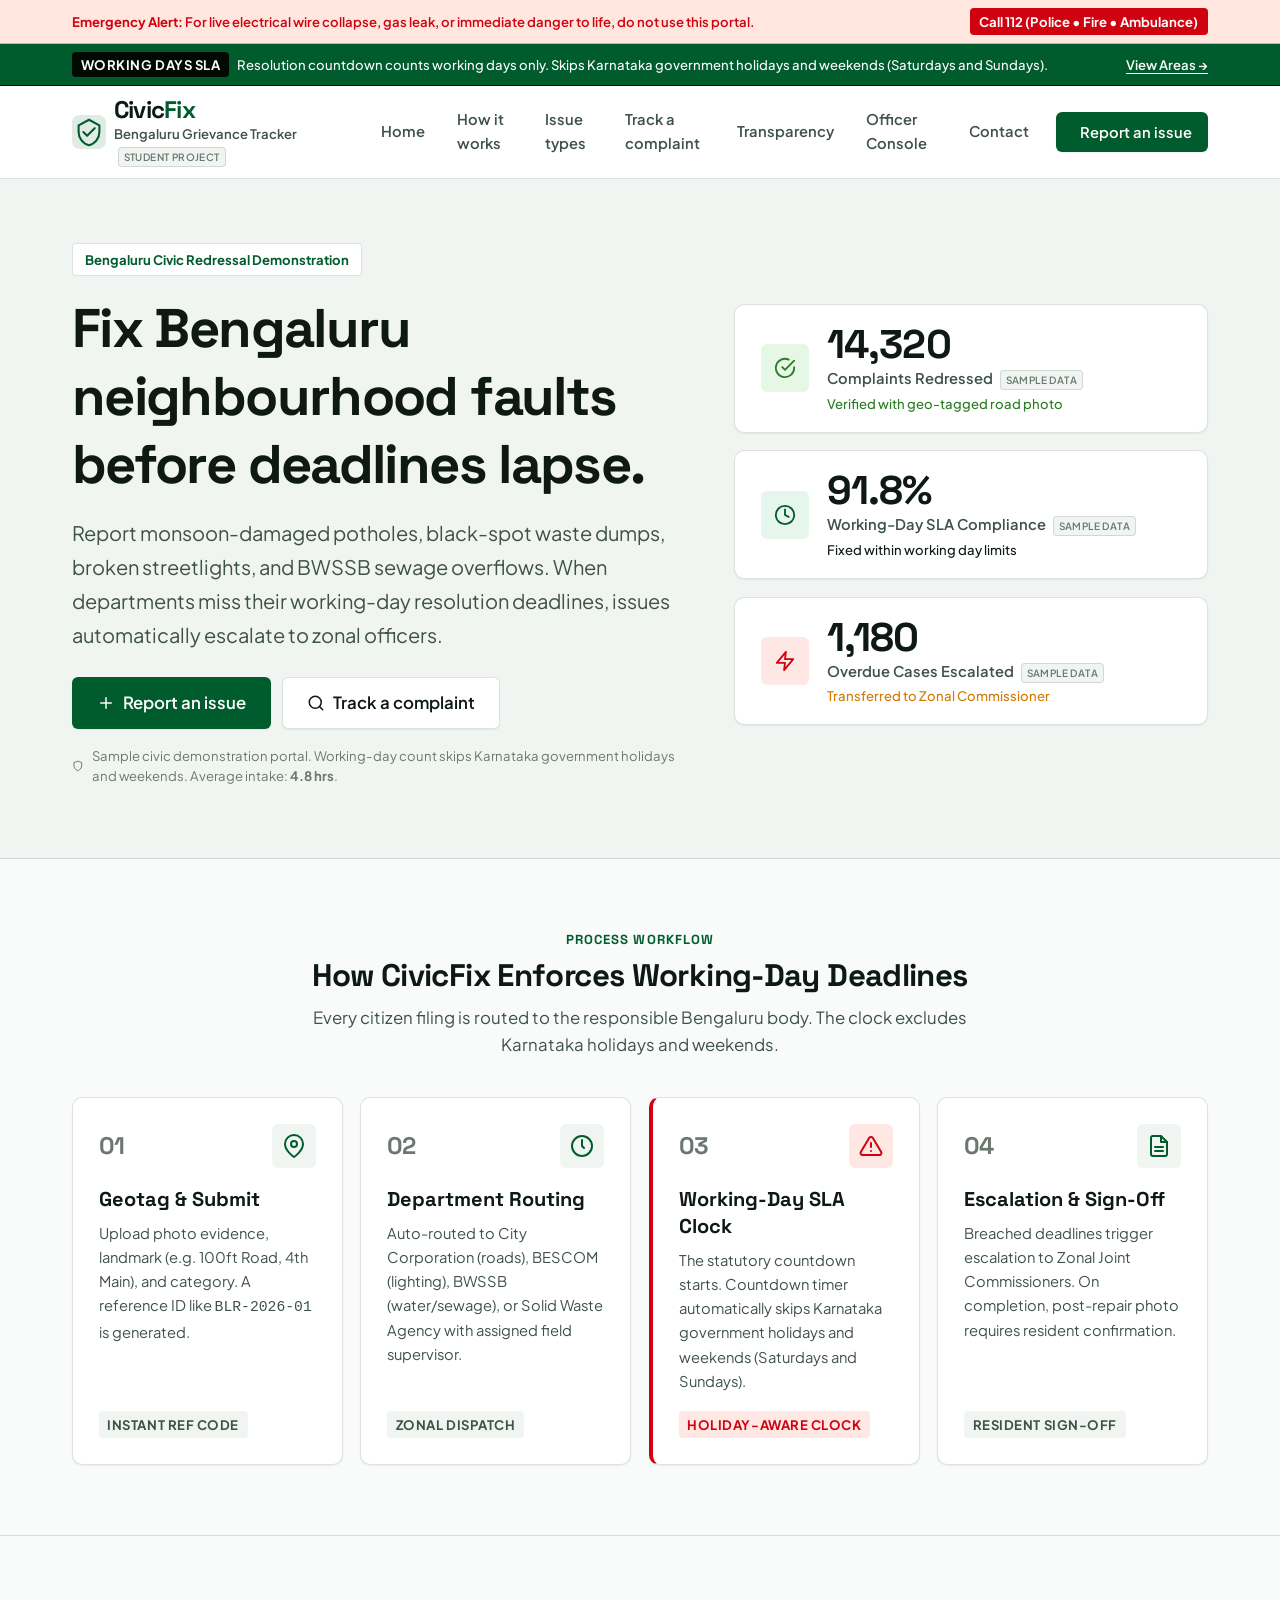
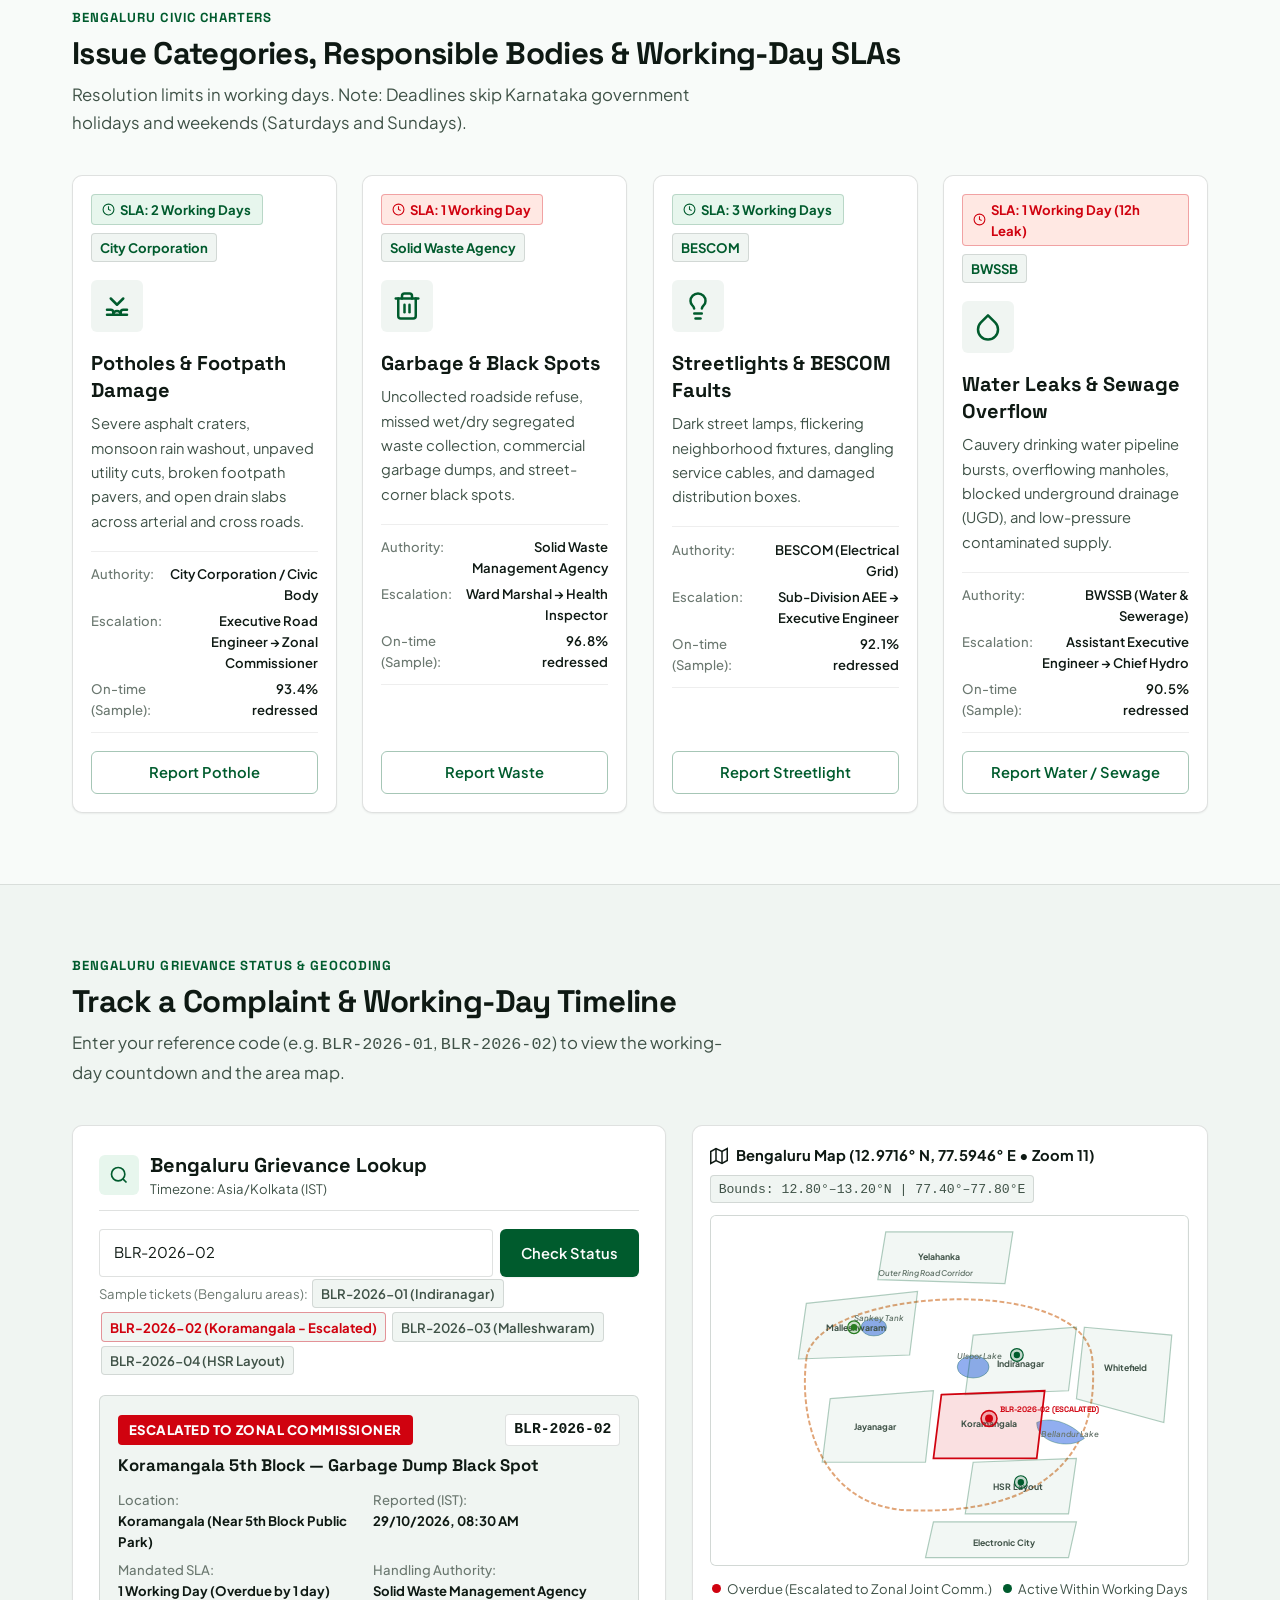
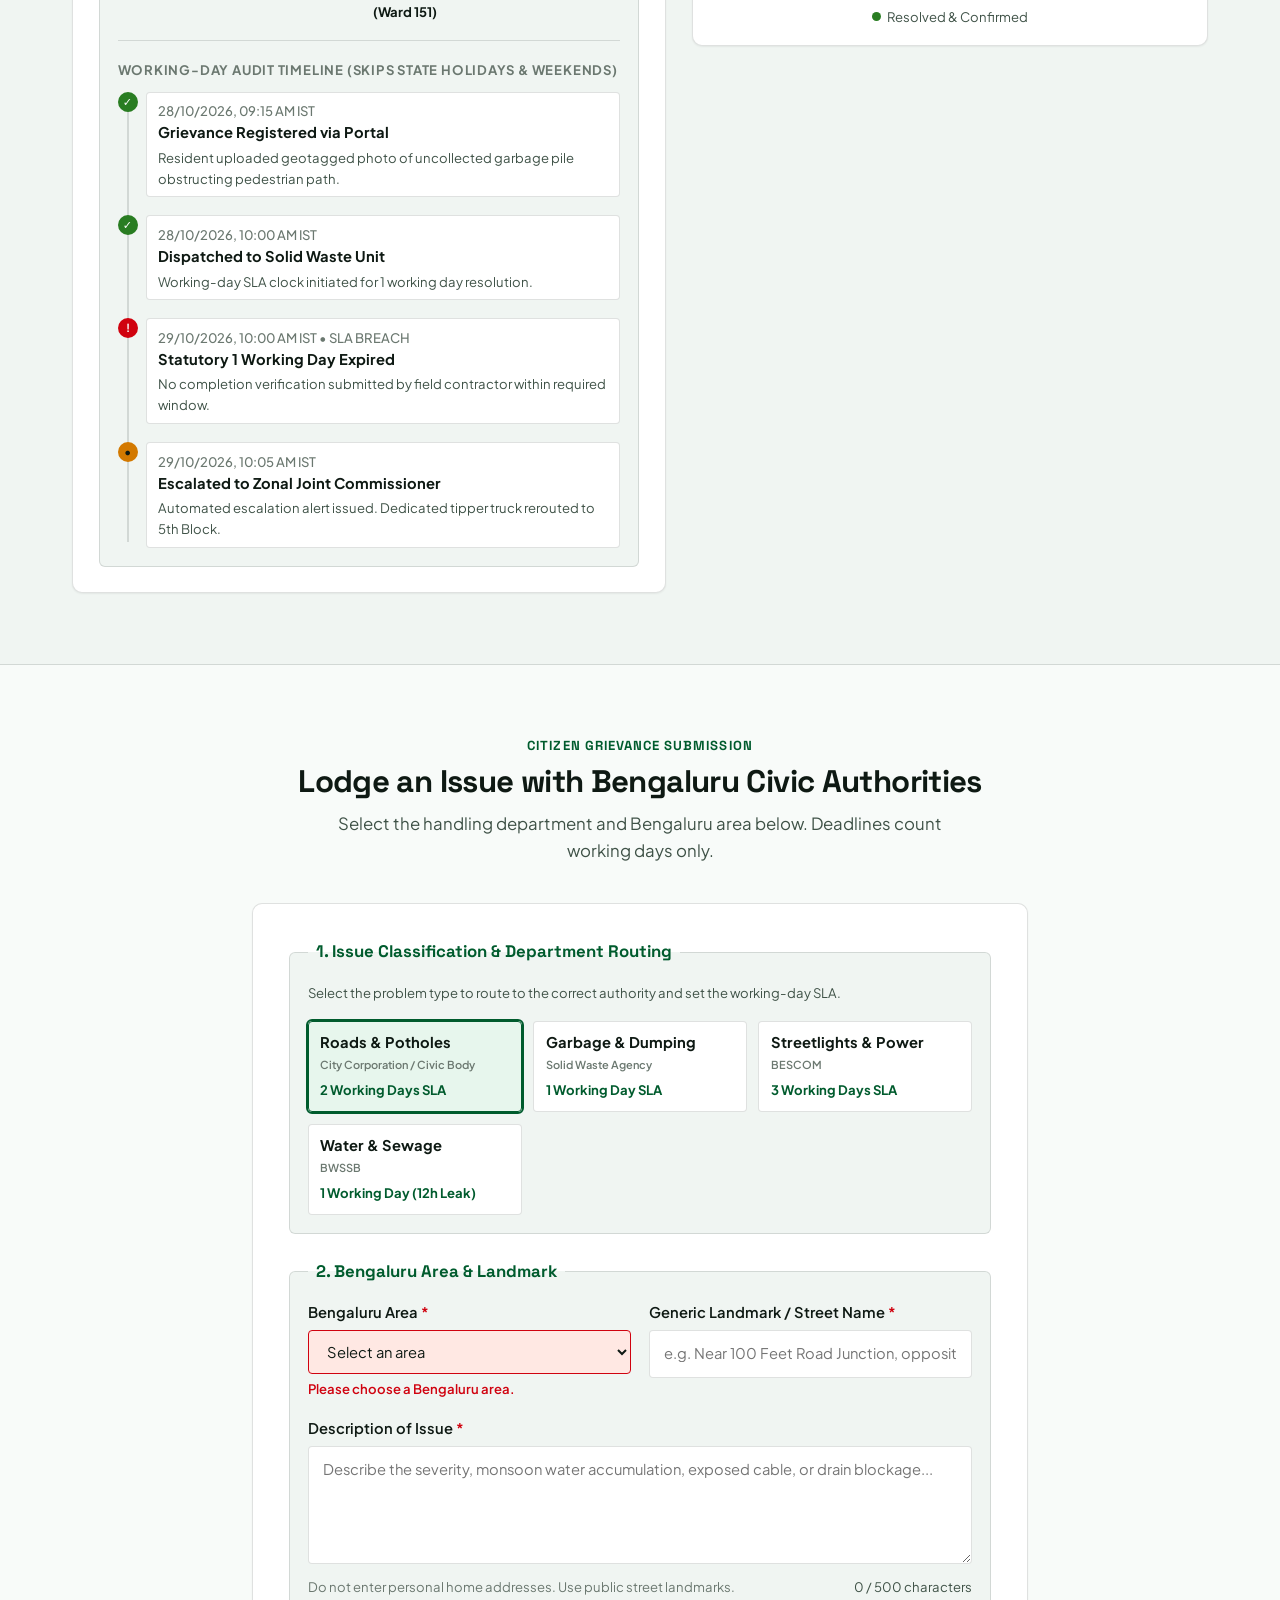
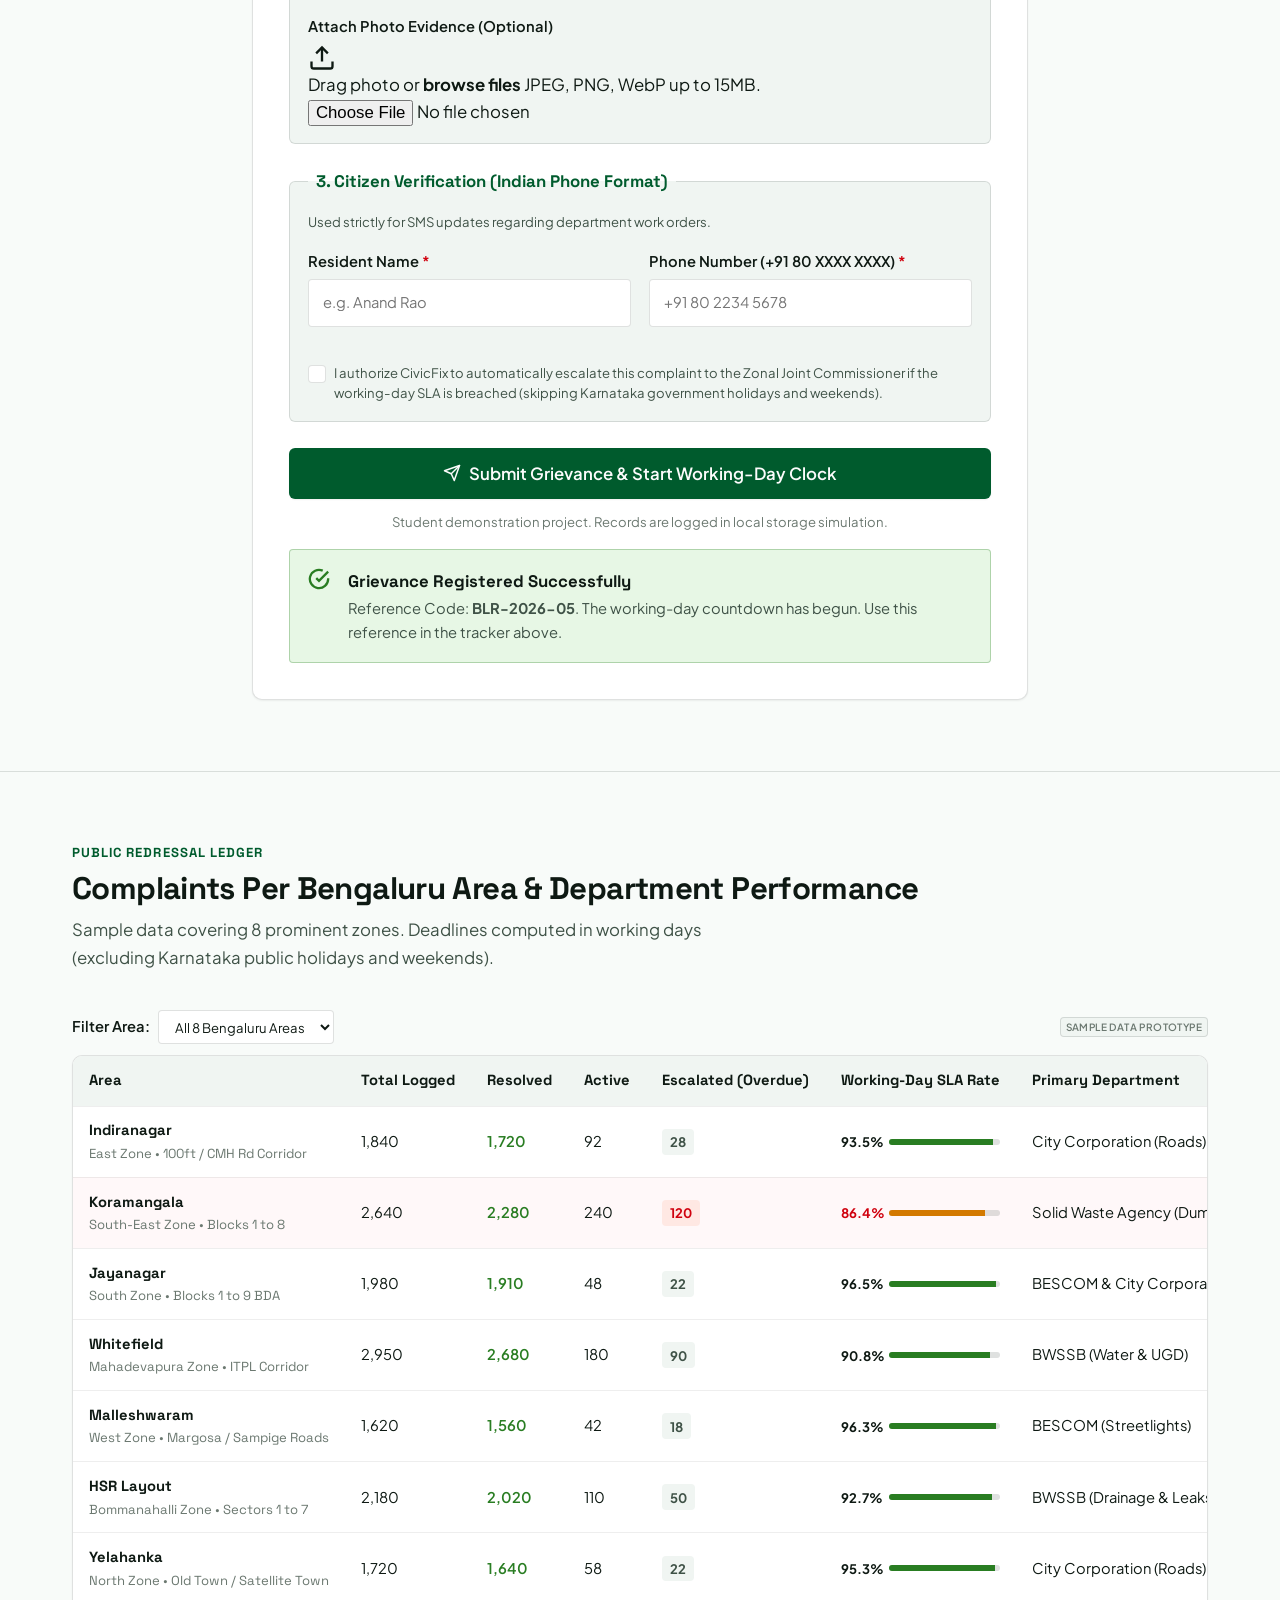
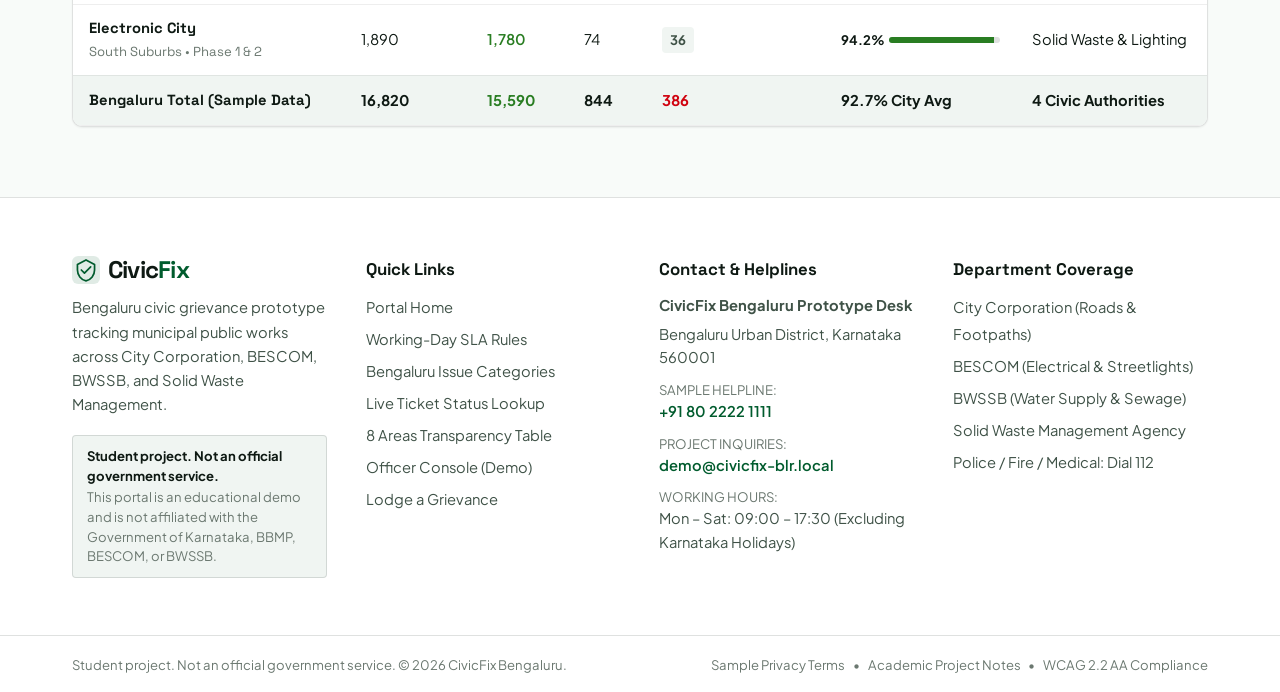
<file: index.html>
<!DOCTYPE html>
<html lang="en">
<head>
  <meta charset="UTF-8">
  <meta name="viewport" content="width=device-width, initial-scale=1.0">
  <meta name="description" content="CivicFix Bengaluru — Demonstration portal for tracking city grievances across City Corporation, BESCOM, BWSSB, and Solid Waste Management with working-day SLAs.">
  <title>CivicFix Bengaluru — Civic Grievance Tracker &amp; Escalation Prototype</title>
  <link rel="icon" type="image/svg+xml" href="favicon.svg">
  <link rel="stylesheet" href="style.css">
  <link rel="preconnect" href="https://fonts.googleapis.com">
  <link rel="preconnect" href="https://fonts.gstatic.com" crossorigin>
  <link href="https://fonts.googleapis.com/css2?family=Plus+Jakarta+Sans:wght@400;500;600;700&family=Space+Grotesk:wght@600;700&display=swap" rel="stylesheet">
</head>
<body>
  <!-- Accessible Skip Link -->
  <a href="#main-content" class="skip-link">Skip to main content</a>

  <!-- Emergency Safety Bar -->
  <aside class="emergency-banner" aria-label="Emergency Public Notice">
    <div class="container emergency-flex">
      <span>
        <strong>Emergency Alert:</strong> For live electrical wire collapse, gas leak, or immediate danger to life, do not use this portal.
      </span>
      <a href="tel:112" class="emergency-call" aria-label="Dial 112 for Police and Medical Emergency">
        <span>Call 112 (Police &bull; Fire &bull; Ambulance)</span>
      </a>
    </div>
  </aside>

  <!-- Working Days SLA & Holiday Exemption Bar -->
  <aside class="sla-ticker" aria-label="Working Days SLA Rule Notice">
    <div class="container ticker-flex">
      <span class="ticker-badge">Working Days SLA</span>
      <p class="ticker-text">
        Resolution countdown counts working days only. Skips Karnataka government holidays and weekends (Saturdays and Sundays).
      </p>
      <a href="#transparency" class="ticker-link">View Areas &rarr;</a>
    </div>
  </aside>

  <!-- Header -->
  <header class="site-header" id="top">
    <div class="container header-container">
      <div class="brand-group">
        <a href="#top" class="brand-logo" aria-label="CivicFix Bengaluru Home">
          <!-- Calm civic emblem (custom geometry, not mimicking any official government seal) -->
          <svg class="logo-icon" width="34" height="34" viewBox="0 0 36 36" fill="none" aria-hidden="true">
            <rect width="36" height="36" rx="8" fill="currentColor" fill-opacity="0.12" />
            <path d="M18 5L7 11V18C7 24.5 11.5 30.5 18 32C24.5 30.5 29 24.5 29 18V11L18 5Z" stroke="currentColor" stroke-width="2.2" stroke-linecap="round" stroke-linejoin="round"/>
            <path d="M12 18L16 22L24 14" stroke="currentColor" stroke-width="2.2" stroke-linecap="round" stroke-linejoin="round"/>
          </svg>
          <div class="brand-text">
            <span class="brand-name">Civic<span>Fix</span></span>
            <span class="brand-tagline">Bengaluru Grievance Tracker <span class="sample-tag">Student Project</span></span>
          </div>
        </a>
      </div>

      <!-- Navigation Bar -->
      <nav class="main-nav" id="main-navigation" aria-label="Main Navigation">
        <button type="button" 
                class="mobile-menu-btn" 
                id="menuToggle" 
                aria-expanded="false" 
                aria-controls="navLinks" 
                aria-label="Toggle navigation menu">
          <span class="menu-icon-bar" aria-hidden="true"></span>
          <span class="menu-icon-bar" aria-hidden="true"></span>
          <span class="menu-icon-bar" aria-hidden="true"></span>
          <span class="sr-only">Menu</span>
        </button>

        <ul class="nav-links" id="navLinks">
          <li><a href="#hero" class="nav-link">Home</a></li>
          <li><a href="#how-it-works" class="nav-link">How it works</a></li>
          <li><a href="#issue-types" class="nav-link">Issue types</a></li>
          <li><a href="#tracker-section" class="nav-link">Track a complaint</a></li>
          <li><a href="#transparency" class="nav-link">Transparency</a></li>
          <li><a href="dashboard.html" class="nav-link">Officer Console</a></li>
          <li><a href="#contact" class="nav-link">Contact</a></li>
          <li class="nav-cta-item">
            <a href="#report-form" class="btn btn-primary nav-cta-btn">
              <svg width="16" height="16" viewBox="0 0 24 24" fill="none" stroke="currentColor" stroke-width="2" stroke-linecap="round" stroke-linejoin="round" aria-hidden="true">
                <path d="M12 5v14M5 12h14"/>
              </svg>
              <span>Report an issue</span>
            </a>
          </li>
        </ul>
      </nav>
    </div>
  </header>

  <!-- Main Content -->
  <main id="main-content">
    
    <!-- Hero Section -->
    <section class="hero-section" id="hero" aria-labelledby="hero-title">
      <div class="container hero-container">
        <div class="hero-content">
          <div class="hero-badge">
            <span>Bengaluru Civic Redressal Demonstration</span>
          </div>
          <h1 id="hero-title" class="hero-title">
            Fix Bengaluru neighbourhood faults before deadlines lapse.
          </h1>
          <p class="hero-description">
            Report monsoon-damaged potholes, black-spot waste dumps, broken streetlights, and BWSSB sewage overflows. When departments miss their working-day resolution deadlines, issues automatically escalate to zonal officers.
          </p>
          <div class="hero-actions">
            <a href="#report-form" class="btn btn-primary btn-lg">
              <svg width="18" height="18" viewBox="0 0 24 24" fill="none" stroke="currentColor" stroke-width="2" stroke-linecap="round" stroke-linejoin="round" aria-hidden="true">
                <path d="M12 5v14M5 12h14"/>
              </svg>
              <span>Report an issue</span>
            </a>
            <a href="#tracker-section" class="btn btn-secondary btn-lg">
              <svg width="18" height="18" viewBox="0 0 24 24" fill="none" stroke="currentColor" stroke-width="2" stroke-linecap="round" stroke-linejoin="round" aria-hidden="true">
                <circle cx="11" cy="11" r="8"></circle>
                <line x1="21" y1="21" x2="16.65" y2="16.65"></line>
              </svg>
              <span>Track a complaint</span>
            </a>
          </div>

          <div class="hero-footnote">
            <svg width="16" height="16" viewBox="0 0 24 24" fill="none" stroke="currentColor" stroke-width="2" aria-hidden="true">
              <path d="M12 22s8-4 8-10V5l-8-3-8 3v7c0 6 8 10 8 10z"/>
            </svg>
            <span>Sample civic demonstration portal. Working-day count skips Karnataka government holidays and weekends. Average intake: <strong>4.8 hrs</strong>.</span>
          </div>
        </div>

        <!-- 3 Required Hero Statistics (Explicitly Labeled Sample Data) -->
        <div class="hero-stats-wrapper" aria-label="Bengaluru civic performance statistics">
          <div class="stat-card">
            <div class="stat-icon-wrapper stat-icon-success">
              <svg width="22" height="22" viewBox="0 0 24 24" fill="none" stroke="currentColor" stroke-width="2" stroke-linecap="round" stroke-linejoin="round" aria-hidden="true">
                <path d="M22 11.08V12a10 10 0 1 1-5.93-9.14"></path>
                <polyline points="22 4 12 14.01 9 11.01"></polyline>
              </svg>
            </div>
            <div class="stat-content">
              <div class="stat-number">14,320</div>
              <div class="stat-label">Complaints Redressed <span class="sample-tag">Sample data</span></div>
              <div class="stat-delta text-success">Verified with geo-tagged road photo</div>
            </div>
          </div>

          <div class="stat-card">
            <div class="stat-icon-wrapper stat-icon-primary">
              <svg width="22" height="22" viewBox="0 0 24 24" fill="none" stroke="currentColor" stroke-width="2" stroke-linecap="round" stroke-linejoin="round" aria-hidden="true">
                <circle cx="12" cy="12" r="10"></circle>
                <polyline points="12 6 12 12 16 14"></polyline>
              </svg>
            </div>
            <div class="stat-content">
              <div class="stat-number">91.8%</div>
              <div class="stat-label">Working-Day SLA Compliance <span class="sample-tag">Sample data</span></div>
              <div class="stat-delta text-muted">Fixed within working day limits</div>
            </div>
          </div>

          <div class="stat-card">
            <div class="stat-icon-wrapper stat-icon-warning">
              <svg width="22" height="22" viewBox="0 0 24 24" fill="none" stroke="currentColor" stroke-width="2" stroke-linecap="round" stroke-linejoin="round" aria-hidden="true">
                <polygon points="13 2 3 14 12 14 11 22 21 10 12 10 13 2"></polygon>
              </svg>
            </div>
            <div class="stat-content">
              <div class="stat-number">1,180</div>
              <div class="stat-label">Overdue Cases Escalated <span class="sample-tag">Sample data</span></div>
              <div class="stat-delta text-warning">Transferred to Zonal Commissioner</div>
            </div>
          </div>
        </div>
      </div>
    </section>

    <!-- How It Works Section (4 Steps) -->
    <section class="section how-it-works-section" id="how-it-works" aria-labelledby="how-it-works-title">
      <div class="container">
        <div class="section-header text-center">
          <p class="section-kicker">Process Workflow</p>
          <h2 id="how-it-works-title" class="section-title">
            How CivicFix Enforces Working-Day Deadlines
          </h2>
          <p class="section-subtitle">
            Every citizen filing is routed to the responsible Bengaluru body. The clock excludes Karnataka holidays and weekends.
          </p>
        </div>

        <div class="steps-grid">
          <article class="step-card">
            <div class="step-header">
              <span class="step-number" aria-hidden="true">01</span>
              <div class="step-icon">
                <svg width="24" height="24" viewBox="0 0 24 24" fill="none" stroke="currentColor" stroke-width="2" stroke-linecap="round" stroke-linejoin="round" aria-hidden="true">
                  <path d="M21 10c0 7-9 13-9 13s-9-6-9-13a9 9 0 0 1 18 0z"></path>
                  <circle cx="12" cy="10" r="3"></circle>
                </svg>
              </div>
            </div>
            <h3 class="step-title">Geotag &amp; Submit</h3>
            <p class="step-body">
              Upload photo evidence, landmark (e.g. 100ft Road, 4th Main), and category. A reference ID like <code>BLR-2026-01</code> is generated.
            </p>
            <div class="step-footer">
              <span class="step-tag">Instant Ref Code</span>
            </div>
          </article>

          <article class="step-card">
            <div class="step-header">
              <span class="step-number" aria-hidden="true">02</span>
              <div class="step-icon">
                <svg width="24" height="24" viewBox="0 0 24 24" fill="none" stroke="currentColor" stroke-width="2" stroke-linecap="round" stroke-linejoin="round" aria-hidden="true">
                  <circle cx="12" cy="12" r="10"></circle>
                  <polyline points="12 6 12 12 14 14"></polyline>
                </svg>
              </div>
            </div>
            <h3 class="step-title">Department Routing</h3>
            <p class="step-body">
              Auto-routed to City Corporation (roads), BESCOM (lighting), BWSSB (water/sewage), or Solid Waste Agency with assigned field supervisor.
            </p>
            <div class="step-footer">
              <span class="step-tag">Zonal Dispatch</span>
            </div>
          </article>

          <article class="step-card step-card-highlight">
            <div class="step-header">
              <span class="step-number" aria-hidden="true">03</span>
              <div class="step-icon">
                <svg width="24" height="24" viewBox="0 0 24 24" fill="none" stroke="currentColor" stroke-width="2" stroke-linecap="round" stroke-linejoin="round" aria-hidden="true">
                  <path d="M10.29 3.86L1.82 18a2 2 0 0 0 1.71 3h16.94a2 2 0 0 0 1.71-3L13.71 3.86a2 2 0 0 0-3.42 0z"></path>
                  <line x1="12" y1="9" x2="12" y2="13"></line>
                  <line x1="12" y1="17" x2="12.01" y2="17"></line>
                </svg>
              </div>
            </div>
            <h3 class="step-title">Working-Day SLA Clock</h3>
            <p class="step-body">
              The statutory countdown starts. Countdown timer automatically skips Karnataka government holidays and weekends (Saturdays and Sundays).
            </p>
            <div class="step-footer">
              <span class="step-tag step-tag-alert">Holiday-Aware Clock</span>
            </div>
          </article>

          <article class="step-card">
            <div class="step-header">
              <span class="step-number" aria-hidden="true">04</span>
              <div class="step-icon">
                <svg width="24" height="24" viewBox="0 0 24 24" fill="none" stroke="currentColor" stroke-width="2" stroke-linecap="round" stroke-linejoin="round" aria-hidden="true">
                  <path d="M14 2H6a2 2 0 0 0-2 2v16a2 2 0 0 0 2 2h12a2 2 0 0 0 2-2V8z"></path>
                  <polyline points="14 2 14 8 20 8"></polyline>
                  <line x1="16" y1="13" x2="8" y2="13"></line>
                  <line x1="16" y1="17" x2="8" y2="17"></line>
                </svg>
              </div>
            </div>
            <h3 class="step-title">Escalation &amp; Sign-Off</h3>
            <p class="step-body">
              Breached deadlines trigger escalation to Zonal Joint Commissioners. On completion, post-repair photo requires resident confirmation.
            </p>
            <div class="step-footer">
              <span class="step-tag">Resident Sign-Off</span>
            </div>
          </article>
        </div>
      </div>
    </section>

    <!-- Issue-Type Cards (Bengaluru Specific Issues & Working-Day Deadlines) -->
    <section class="section issue-types-section" id="issue-types" aria-labelledby="issues-title">
      <div class="container">
        <div class="section-header">
          <p class="section-kicker">Bengaluru Civic Charters</p>
          <h2 id="issues-title" class="section-title">
            Issue Categories, Responsible Bodies &amp; Working-Day SLAs
          </h2>
          <p class="section-subtitle">
            Resolution limits in working days. Note: Deadlines skip Karnataka government holidays and weekends (Saturdays and Sundays).
          </p>
        </div>

        <div class="issue-grid">
          
          <!-- Issue 1: Potholes / Road Damage -->
          <div class="issue-card-container">
            <article class="issue-card" data-category="potholes">
              <div class="issue-card-badge-row">
                <span class="sla-pill">
                  <svg width="13" height="13" viewBox="0 0 24 24" fill="none" stroke="currentColor" stroke-width="2" aria-hidden="true">
                    <circle cx="12" cy="12" r="10"></circle>
                    <polyline points="12 6 12 12 16 14"></polyline>
                  </svg>
                  SLA: 2 Working Days
                </span>
                <span class="dept-badge">City Corporation</span>
              </div>
              
              <div class="issue-icon-box">
                <svg width="30" height="30" viewBox="0 0 24 24" fill="none" stroke="currentColor" stroke-width="2" stroke-linecap="round" stroke-linejoin="round" aria-hidden="true">
                  <path d="M4 19h16"></path>
                  <path d="M4 15h3a2 2 0 0 1 2 2v2"></path>
                  <path d="M9 19c0-1.7 1.3-3 3-3s3 1.3 3 3"></path>
                  <path d="M15 19v-2a2 2 0 0 1 2-2h3"></path>
                  <path d="M7 6l5 5 5-5"></path>
                </svg>
              </div>

              <div class="issue-info">
                <h3 class="issue-title">Potholes &amp; Footpath Damage</h3>
                <p class="issue-desc">
                  Severe asphalt craters, monsoon rain washout, unpaved utility cuts, broken footpath pavers, and open drain slabs across arterial and cross roads.
                </p>
                <div class="issue-meta">
                  <div class="meta-item">
                    <span class="meta-label">Authority:</span>
                    <span class="meta-value">City Corporation / Civic Body</span>
                  </div>
                  <div class="meta-item">
                    <span class="meta-label">Escalation:</span>
                    <span class="meta-value">Executive Road Engineer &rarr; Zonal Commissioner</span>
                  </div>
                  <div class="meta-item">
                    <span class="meta-label">On-time (Sample):</span>
                    <span class="meta-value text-success">93.4% redressed</span>
                  </div>
                </div>
              </div>

              <div class="issue-action">
                <a href="#report-form" class="btn btn-outline btn-block select-issue-btn" data-prefill="potholes">
                  Report Pothole
                </a>
              </div>
            </article>
          </div>

          <!-- Issue 2: Garbage / Solid Waste -->
          <div class="issue-card-container">
            <article class="issue-card" data-category="garbage">
              <div class="issue-card-badge-row">
                <span class="sla-pill alert-critical">
                  <svg width="13" height="13" viewBox="0 0 24 24" fill="none" stroke="currentColor" stroke-width="2" aria-hidden="true">
                    <circle cx="12" cy="12" r="10"></circle>
                    <polyline points="12 6 12 12 16 14"></polyline>
                  </svg>
                  SLA: 1 Working Day
                </span>
                <span class="dept-badge">Solid Waste Agency</span>
              </div>
              
              <div class="issue-icon-box">
                <svg width="30" height="30" viewBox="0 0 24 24" fill="none" stroke="currentColor" stroke-width="2" stroke-linecap="round" stroke-linejoin="round" aria-hidden="true">
                  <polyline points="3 6 5 6 21 6"></polyline>
                  <path d="M19 6v14a2 2 0 0 1-2 2H7a2 2 0 0 1-2-2V6m3 0V4a2 2 0 0 1 2-2h4a2 2 0 0 1 2 2v2"></path>
                  <line x1="10" y1="11" x2="10" y2="17"></line>
                  <line x1="14" y1="11" x2="14" y2="17"></line>
                </svg>
              </div>

              <div class="issue-info">
                <h3 class="issue-title">Garbage &amp; Black Spots</h3>
                <p class="issue-desc">
                  Uncollected roadside refuse, missed wet/dry segregated waste collection, commercial garbage dumps, and street-corner black spots.
                </p>
                <div class="issue-meta">
                  <div class="meta-item">
                    <span class="meta-label">Authority:</span>
                    <span class="meta-value">Solid Waste Management Agency</span>
                  </div>
                  <div class="meta-item">
                    <span class="meta-label">Escalation:</span>
                    <span class="meta-value">Ward Marshal &rarr; Health Inspector</span>
                  </div>
                  <div class="meta-item">
                    <span class="meta-label">On-time (Sample):</span>
                    <span class="meta-value text-success">96.8% redressed</span>
                  </div>
                </div>
              </div>

              <div class="issue-action">
                <a href="#report-form" class="btn btn-outline btn-block select-issue-btn" data-prefill="garbage">
                  Report Waste
                </a>
              </div>
            </article>
          </div>

          <!-- Issue 3: Streetlights / BESCOM -->
          <div class="issue-card-container">
            <article class="issue-card" data-category="streetlights">
              <div class="issue-card-badge-row">
                <span class="sla-pill">
                  <svg width="13" height="13" viewBox="0 0 24 24" fill="none" stroke="currentColor" stroke-width="2" aria-hidden="true">
                    <circle cx="12" cy="12" r="10"></circle>
                    <polyline points="12 6 12 12 16 14"></polyline>
                  </svg>
                  SLA: 3 Working Days
                </span>
                <span class="dept-badge">BESCOM</span>
              </div>
              
              <div class="issue-icon-box">
                <svg width="30" height="30" viewBox="0 0 24 24" fill="none" stroke="currentColor" stroke-width="2" stroke-linecap="round" stroke-linejoin="round" aria-hidden="true">
                  <line x1="9" y1="18" x2="15" y2="18"></line>
                  <line x1="10" y1="22" x2="14" y2="22"></line>
                  <path d="M15.09 14c.18-.98.65-1.74 1.41-2.5A4.65 4.65 0 0 0 18 8 6 6 0 0 0 6 8c0 1 .23 2.23 1.5 3.5A4.61 4.61 0 0 1 8.91 14"></path>
                </svg>
              </div>

              <div class="issue-info">
                <h3 class="issue-title">Streetlights &amp; BESCOM Faults</h3>
                <p class="issue-desc">
                  Dark street lamps, flickering neighborhood fixtures, dangling service cables, and damaged distribution boxes.
                </p>
                <div class="issue-meta">
                  <div class="meta-item">
                    <span class="meta-label">Authority:</span>
                    <span class="meta-value">BESCOM (Electrical Grid)</span>
                  </div>
                  <div class="meta-item">
                    <span class="meta-label">Escalation:</span>
                    <span class="meta-value">Sub-Division AEE &rarr; Executive Engineer</span>
                  </div>
                  <div class="meta-item">
                    <span class="meta-label">On-time (Sample):</span>
                    <span class="meta-value text-success">92.1% redressed</span>
                  </div>
                </div>
              </div>

              <div class="issue-action">
                <a href="#report-form" class="btn btn-outline btn-block select-issue-btn" data-prefill="streetlights">
                  Report Streetlight
                </a>
              </div>
            </article>
          </div>

          <!-- Issue 4: Water Leaks & Sewage / BWSSB -->
          <div class="issue-card-container">
            <article class="issue-card" data-category="water">
              <div class="issue-card-badge-row">
                <span class="sla-pill alert-critical">
                  <svg width="13" height="13" viewBox="0 0 24 24" fill="none" stroke="currentColor" stroke-width="2" aria-hidden="true">
                    <circle cx="12" cy="12" r="10"></circle>
                    <polyline points="12 6 12 12 16 14"></polyline>
                  </svg>
                  SLA: 1 Working Day (12h Leak)
                </span>
                <span class="dept-badge">BWSSB</span>
              </div>
              
              <div class="issue-icon-box">
                <svg width="30" height="30" viewBox="0 0 24 24" fill="none" stroke="currentColor" stroke-width="2" stroke-linecap="round" stroke-linejoin="round" aria-hidden="true">
                  <path d="M12 2.69l5.66 5.66a8 8 0 1 1-11.31 0z"></path>
                </svg>
              </div>

              <div class="issue-info">
                <h3 class="issue-title">Water Leaks &amp; Sewage Overflow</h3>
                <p class="issue-desc">
                  Cauvery drinking water pipeline bursts, overflowing manholes, blocked underground drainage (UGD), and low-pressure contaminated supply.
                </p>
                <div class="issue-meta">
                  <div class="meta-item">
                    <span class="meta-label">Authority:</span>
                    <span class="meta-value">BWSSB (Water &amp; Sewerage)</span>
                  </div>
                  <div class="meta-item">
                    <span class="meta-label">Escalation:</span>
                    <span class="meta-value">Assistant Executive Engineer &rarr; Chief Hydro</span>
                  </div>
                  <div class="meta-item">
                    <span class="meta-label">On-time (Sample):</span>
                    <span class="meta-value text-success">90.5% redressed</span>
                  </div>
                </div>
              </div>

              <div class="issue-action">
                <a href="#report-form" class="btn btn-outline btn-block select-issue-btn" data-prefill="water">
                  Report Water / Sewage
                </a>
              </div>
            </article>
          </div>

        </div>
      </div>
    </section>

    <!-- Plugin Section: Track a Complaint & Bengaluru Map -->
    <section class="section tracker-section" id="tracker-section" aria-labelledby="tracker-heading">
      <div class="container">
        <div class="section-header">
          <p class="section-kicker">Bengaluru Grievance Status &amp; Geocoding</p>
          <h2 id="tracker-heading" class="section-title">
            Track a Complaint &amp; Working-Day Timeline
          </h2>
          <p class="section-subtitle">
            Enter your reference code (e.g. <code>BLR-2026-01</code>, <code>BLR-2026-02</code>) to view the working-day countdown and the area map.
          </p>
        </div>

        <div class="tracker-layout">
          <!-- Status Checker Widget -->
          <div class="tracker-widget-card" id="trackerWidget">
            <div class="widget-header">
              <div class="widget-icon" aria-hidden="true">
                <svg width="20" height="20" viewBox="0 0 24 24" fill="none" stroke="currentColor" stroke-width="2">
                  <circle cx="11" cy="11" r="8"></circle>
                  <line x1="21" y1="21" x2="16.65" y2="16.65"></line>
                </svg>
              </div>
              <div>
                <h3 class="widget-title">Bengaluru Grievance Lookup</h3>
                <p class="widget-subtitle">Timezone: Asia/Kolkata (IST)</p>
              </div>
            </div>

            <!-- Query Form -->
            <form id="trackForm" class="track-search-form" role="search" aria-label="Complaint search">
              <div class="form-group-inline">
                <label for="ticketInput" class="sr-only">Complaint Reference Number</label>
                <div class="input-with-button">
                  <input type="text" 
                         id="ticketInput" 
                         name="ticketNumber" 
                         class="form-control" 
                         placeholder="e.g. BLR-2026-01" 
                         value="BLR-2026-02" 
                         pattern="[A-Za-z0-9\-]+" 
                         required 
                         aria-describedby="ticketHelper">
                  <button type="submit" class="btn btn-primary" id="trackSubmitBtn">
                    Check Status
                  </button>
                </div>
              </div>
              <p id="ticketHelper" class="form-helper">
                Sample tickets (Bengaluru areas): 
                <button type="button" class="quick-chip" data-sample="BLR-2026-01">BLR-2026-01 (Indiranagar)</button>
                <button type="button" class="quick-chip chip-escalated" data-sample="BLR-2026-02">BLR-2026-02 (Koramangala - Escalated)</button>
                <button type="button" class="quick-chip" data-sample="BLR-2026-03">BLR-2026-03 (Malleshwaram)</button>
                <button type="button" class="quick-chip" data-sample="BLR-2026-04">BLR-2026-04 (HSR Layout)</button>
              </p>
            </form>

            <!-- Dynamic Result Area -->
            <div id="trackerResult" class="tracker-result-area" aria-live="polite" aria-atomic="true">
              <div class="ticket-status-summary">
                <div class="status-badge-row">
                  <span class="status-pill status-escalated" id="ticketStatusPill">
                    ESCALATED TO ZONAL COMMISSIONER
                  </span>
                  <span class="ticket-id-tag" id="ticketRefDisplay">BLR-2026-02</span>
                </div>
                <h4 class="ticket-title-display" id="ticketTitleDisplay">Koramangala 5th Block — Garbage Dump Black Spot</h4>
                <div class="ticket-meta-grid">
                  <div>
                    <span class="meta-label">Location:</span>
                    <strong class="meta-val" id="ticketLocationDisplay">Koramangala (Near 5th Block Public Park)</strong>
                  </div>
                  <div>
                    <span class="meta-label">Reported (IST):</span>
                    <strong class="meta-val" id="ticketDateDisplay">29/10/2026, 08:30 AM</strong>
                  </div>
                  <div>
                    <span class="meta-label">Mandated SLA:</span>
                    <strong class="meta-val" id="ticketSlaDisplay">1 Working Day (Overdue by 1 day)</strong>
                  </div>
                  <div>
                    <span class="meta-label">Handling Authority:</span>
                    <strong class="meta-val" id="ticketOfficerDisplay">Solid Waste Management Agency (Ward 151)</strong>
                  </div>
                </div>
              </div>

              <!-- Status Timeline -->
              <div class="timeline-wrapper">
                <h5 class="timeline-heading">Working-Day Audit Timeline (Skips State Holidays &amp; Weekends)</h5>
                <ol class="status-timeline" id="statusTimeline">
                  <li class="timeline-step step-done">
                    <div class="timeline-marker" aria-hidden="true">&#10003;</div>
                    <div class="timeline-content">
                      <div class="timeline-time">28/10/2026, 09:15 AM IST</div>
                      <div class="timeline-label">Grievance Registered via Portal</div>
                      <p class="timeline-desc">Resident uploaded geotagged photo of uncollected garbage pile obstructing pedestrian path.</p>
                    </div>
                  </li>
                  <li class="timeline-step step-done">
                    <div class="timeline-marker" aria-hidden="true">&#10003;</div>
                    <div class="timeline-content">
                      <div class="timeline-time">28/10/2026, 10:00 AM IST</div>
                      <div class="timeline-label">Dispatched to Solid Waste Unit</div>
                      <p class="timeline-desc">Working-day SLA clock initiated for 1 working day resolution.</p>
                    </div>
                  </li>
                  <li class="timeline-step step-breach">
                    <div class="timeline-marker" aria-hidden="true">!</div>
                    <div class="timeline-content">
                      <div class="timeline-time">29/10/2026, 10:00 AM IST &bull; SLA BREACH</div>
                      <div class="timeline-label text-danger">Statutory 1 Working Day Expired</div>
                      <p class="timeline-desc">No completion verification submitted by field contractor within required window.</p>
                    </div>
                  </li>
                  <li class="timeline-step step-active-escalation">
                    <div class="timeline-marker" aria-hidden="true">&bull;</div>
                    <div class="timeline-content">
                      <div class="timeline-time">29/10/2026, 10:05 AM IST</div>
                      <div class="timeline-label text-warning">Escalated to Zonal Joint Commissioner</div>
                      <p class="timeline-desc">Automated escalation alert issued. Dedicated tipper truck rerouted to 5th Block.</p>
                    </div>
                  </li>
                </ol>
              </div>
            </div>
          </div>

          <!-- Beside: Bengaluru Municipal Map (12.9716, 77.5946) -->
          <div class="map-container-card" aria-label="Bengaluru Municipal Map">
            <div class="map-card-header">
              <div class="map-header-title">
                <svg width="18" height="18" viewBox="0 0 24 24" fill="none" stroke="currentColor" stroke-width="2" aria-hidden="true">
                  <polygon points="1 6 1 22 8 18 16 22 23 18 23 2 16 6 8 2 1 6"></polygon>
                  <line x1="8" y1="2" x2="8" y2="18"></line>
                  <line x1="16" y1="6" x2="16" y2="22"></line>
                </svg>
                <span>Bengaluru Map (12.9716&deg; N, 77.5946&deg; E &bull; Zoom 11)</span>
              </div>
              <span class="map-coords">Bounds: 12.80&deg;&ndash;13.20&deg;N | 77.40&deg;&ndash;77.80&deg;E</span>
            </div>

            <!-- Styled Map Graphic (Clean Vector Cartography of Bengaluru Zones) -->
            <div class="map-visual-wrapper">
              <svg class="civic-map-svg" viewBox="0 0 600 440" preserveAspectRatio="xMidYMid meet" role="img" aria-label="Vector map of Bengaluru city showing 8 prominent areas">
                <rect width="600" height="440" class="map-bg"/>

                <!-- Outer Ring Road arterial guide -->
                <path d="M 120 180 C 130 90, 470 70, 480 180 C 490 290, 430 380, 240 370 C 140 360, 110 260, 120 180 Z" class="ring-road"/>
                <text x="210" y="75" class="map-feature-label">Outer Ring Road Corridor</text>

                <!-- Lakes of Bengaluru -->
                <!-- Sankey Tank -->
                <ellipse cx="205" cy="140" rx="16" ry="11" class="map-lake"/>
                <text x="180" y="132" class="map-feature-label">Sankey Tank</text>

                <!-- Ulsoor Lake -->
                <ellipse cx="330" cy="190" rx="20" ry="14" class="map-lake"/>
                <text x="310" y="180" class="map-feature-label">Ulsoor Lake</text>

                <!-- Bellandur Lake -->
                <path d="M 410 260 C 430 250, 460 265, 470 280 C 450 295, 410 285, 410 260 Z" class="map-lake"/>
                <text x="415" y="278" class="map-feature-label">Bellandur Lake</text>

                <!-- 8 Bengaluru Areas -->
                <!-- 1. Yelahanka (North) -->
                <path class="area-boundary" id="area-yelahanka" d="M 220 20 L 380 20 L 370 85 L 210 80 Z" />
                <text x="260" y="55" class="area-label">Yelahanka</text>

                <!-- 2. Malleshwaram (North-West) -->
                <path class="area-boundary" id="area-malleshwaram" d="M 120 110 L 260 95 L 250 175 L 110 180 Z" />
                <text x="145" y="145" class="area-label">Malleshwaram</text>

                <!-- 3. Indiranagar (Central-East) -->
                <path class="area-boundary" id="area-indiranagar" d="M 330 150 L 460 140 L 450 220 L 320 225 Z" />
                <text x="360" y="190" class="area-label">Indiranagar</text>

                <!-- 4. Whitefield (East) -->
                <path class="area-boundary" id="area-whitefield" d="M 470 140 L 580 150 L 570 260 L 460 230 Z" />
                <text x="495" y="195" class="area-label">Whitefield</text>

                <!-- 5. Jayanagar (South) -->
                <path class="area-boundary" id="area-jayanagar" d="M 150 230 L 280 220 L 270 310 L 140 310 Z" />
                <text x="180" y="270" class="area-label">Jayanagar</text>

                <!-- 6. Koramangala (South-East - Escalated Demo Site) -->
                <path class="area-boundary area-highlighted" id="area-koramangala" d="M 290 225 L 420 220 L 410 305 L 280 305 Z" />
                <text x="315" y="265" class="area-label">Koramangala</text>

                <!-- 7. HSR Layout (South-East) -->
                <path class="area-boundary" id="area-hsr-layout" d="M 330 310 L 460 305 L 450 375 L 320 375 Z" />
                <text x="355" y="345" class="area-label">HSR Layout</text>

                <!-- 8. Electronic City (Far South) -->
                <path class="area-boundary" id="area-electronic-city" d="M 280 385 L 460 385 L 450 430 L 270 430 Z" />
                <text x="330" y="415" class="area-label">Electronic City</text>

                <!-- Map Incident Pins -->
                <!-- Pin 1: Indiranagar BLR-2026-01 -->
                <g class="map-pin" transform="translate(385, 175)" tabindex="0" role="button" aria-label="Incident BLR-2026-01: Indiranagar pothole, In Progress">
                  <circle cx="0" cy="0" r="8" class="pin-ring pin-ring-progress" />
                  <circle cx="0" cy="0" r="4" class="pin-core pin-core-progress" />
                  <title>BLR-2026-01: Indiranagar pothole in progress</title>
                </g>

                <!-- Pin 2: Koramangala BLR-2026-02 (Escalated) -->
                <g class="map-pin map-pin-escalated" transform="translate(350, 255)" tabindex="0" role="button" aria-label="Incident BLR-2026-02: Koramangala waste dump, Escalated">
                  <circle cx="0" cy="0" r="10" class="pin-ring pin-ring-escalated" />
                  <circle cx="0" cy="0" r="5" class="pin-core pin-core-escalated" />
                  <text x="14" y="-8" class="pin-callout">BLR-2026-02 (ESCALATED)</text>
                  <title>BLR-2026-02: Koramangala waste dump escalated</title>
                </g>

                <!-- Pin 3: Malleshwaram BLR-2026-03 -->
                <g class="map-pin" transform="translate(180, 140)" tabindex="0" role="button" aria-label="Incident BLR-2026-03: Malleshwaram streetlights, Resolved">
                  <circle cx="0" cy="0" r="8" class="pin-ring pin-ring-resolved" />
                  <circle cx="0" cy="0" r="4" class="pin-core pin-core-resolved" />
                  <title>BLR-2026-03: Malleshwaram streetlight resolved</title>
                </g>

                <!-- Pin 4: HSR Layout BLR-2026-04 -->
                <g class="map-pin" transform="translate(390, 335)" tabindex="0" role="button" aria-label="Incident BLR-2026-04: HSR Layout BWSSB water leak">
                  <circle cx="0" cy="0" r="8" class="pin-ring pin-ring-progress" />
                  <circle cx="0" cy="0" r="4" class="pin-core pin-core-progress" />
                  <title>BLR-2026-04: HSR Layout water leak in progress</title>
                </g>
              </svg>
            </div>

            <!-- Legend -->
            <div class="map-legend">
              <div class="legend-item">
                <span class="legend-dot dot-escalated" aria-hidden="true"></span>
                <span>Overdue (Escalated to Zonal Joint Comm.)</span>
              </div>
              <div class="legend-item">
                <span class="legend-dot dot-progress" aria-hidden="true"></span>
                <span>Active Within Working Days</span>
              </div>
              <div class="legend-item">
                <span class="legend-dot dot-resolved" aria-hidden="true"></span>
                <span>Resolved &amp; Confirmed</span>
              </div>
            </div>
          </div>
        </div>
      </div>
    </section>

    <!-- Complaint Form Section -->
    <section class="section form-section" id="report-form" aria-labelledby="form-heading">
      <div class="container form-container-wrapper">
        <div class="section-header text-center">
          <p class="section-kicker">Citizen Grievance Submission</p>
          <h2 id="form-heading" class="section-title">
            Lodge an Issue with Bengaluru Civic Authorities
          </h2>
          <p class="section-subtitle">
            Select the handling department and Bengaluru area below. Deadlines count working days only.
          </p>
        </div>

        <form class="complaint-form" id="civicReportForm" novalidate>
          
          <!-- Category & Handling Department -->
          <fieldset class="form-fieldset">
            <legend class="form-legend">
              1. Issue Classification &amp; Department Routing
            </legend>
            <p class="fieldset-helper">
              Select the problem type to route to the correct authority and set the working-day SLA.
            </p>
            
            <div class="radio-card-grid" role="radiogroup" aria-labelledby="category-label">
              <span id="category-label" class="sr-only">Issue Category</span>
              
              <label class="radio-card" for="cat-pothole">
                <input type="radio" id="cat-pothole" name="issueCategory" value="potholes" checked>
                <div class="radio-card-body">
                  <span class="radio-card-title">Roads &amp; Potholes</span>
                  <span class="radio-card-dept">City Corporation / Civic Body</span>
                  <span class="radio-card-sla">2 Working Days SLA</span>
                </div>
              </label>

              <label class="radio-card" for="cat-garbage">
                <input type="radio" id="cat-garbage" name="issueCategory" value="garbage">
                <div class="radio-card-body">
                  <span class="radio-card-title">Garbage &amp; Dumping</span>
                  <span class="radio-card-dept">Solid Waste Agency</span>
                  <span class="radio-card-sla text-danger">1 Working Day SLA</span>
                </div>
              </label>

              <label class="radio-card" for="cat-streetlight">
                <input type="radio" id="cat-streetlight" name="issueCategory" value="streetlights">
                <div class="radio-card-body">
                  <span class="radio-card-title">Streetlights &amp; Power</span>
                  <span class="radio-card-dept">BESCOM</span>
                  <span class="radio-card-sla">3 Working Days SLA</span>
                </div>
              </label>

              <label class="radio-card" for="cat-water">
                <input type="radio" id="cat-water" name="issueCategory" value="water">
                <div class="radio-card-body">
                  <span class="radio-card-title">Water &amp; Sewage</span>
                  <span class="radio-card-dept">BWSSB</span>
                  <span class="radio-card-sla text-danger">1 Working Day (12h Leak)</span>
                </div>
              </label>
            </div>
          </fieldset>

          <!-- Location & Details -->
          <fieldset class="form-fieldset">
            <legend class="form-legend">
              2. Bengaluru Area &amp; Landmark
            </legend>
            
            <div class="form-grid-2col">
              <div class="form-group">
                <label for="areaSelect" class="form-label">
                  Bengaluru Area <span class="required" aria-hidden="true">*</span>
                </label>
                <select id="areaSelect" name="area" class="form-control" required>
                  <option value="" disabled selected>Select an area</option>
                  <option value="Indiranagar">Indiranagar</option>
                  <option value="Koramangala">Koramangala</option>
                  <option value="Jayanagar">Jayanagar</option>
                  <option value="Whitefield">Whitefield</option>
                  <option value="Malleshwaram">Malleshwaram</option>
                  <option value="HSR Layout">HSR Layout</option>
                  <option value="Yelahanka">Yelahanka</option>
                  <option value="Electronic City">Electronic City</option>
                </select>
                <span class="field-error-msg" aria-live="polite">Please choose a Bengaluru area.</span>
              </div>

              <div class="form-group">
                <label for="streetAddress" class="form-label">
                  Generic Landmark / Street Name <span class="required" aria-hidden="true">*</span>
                </label>
                <input type="text" 
                       id="streetAddress" 
                       name="streetAddress" 
                       class="form-control" 
                       placeholder="e.g. Near 100 Feet Road Junction, opposite park" 
                       required>
                <span class="field-error-msg" aria-live="polite">Generic street or junction landmark required.</span>
              </div>
            </div>

            <div class="form-group">
              <label for="issueDescription" class="form-label">
                Description of Issue <span class="required" aria-hidden="true">*</span>
              </label>
              <textarea id="issueDescription" 
                        name="description" 
                        rows="4" 
                        class="form-control" 
                        placeholder="Describe the severity, monsoon water accumulation, exposed cable, or drain blockage..." 
                        required></textarea>
              <div class="form-helper-flex">
                <span class="form-helper">Do not enter personal home addresses. Use public street landmarks.</span>
                <span class="char-count" id="charCount" aria-live="polite">0 / 500 characters</span>
              </div>
              <span class="field-error-msg" aria-live="polite">Please provide at least 15 characters of description.</span>
            </div>

            <!-- Evidence Attachment -->
            <div class="form-group">
              <label for="photoEvidence" class="form-label">
                Attach Photo Evidence (Optional)
              </label>
              <div class="file-drop-area">
                <svg width="28" height="28" viewBox="0 0 24 24" fill="none" stroke="currentColor" stroke-width="2" aria-hidden="true">
                  <path d="M21 15v4a2 2 0 0 1-2 2H5a2 2 0 0 1-2-2v-4"></path>
                  <polyline points="17 8 12 3 7 8"></polyline>
                  <line x1="12" y1="3" x2="12" y2="15"></line>
                </svg>
                <span class="drop-text">Drag photo or <strong>browse files</strong></span>
                <span class="drop-hint">JPEG, PNG, WebP up to 15MB.</span>
                <input type="file" id="photoEvidence" name="photo" class="file-input" accept="image/*">
              </div>
            </div>
          </fieldset>

          <!-- Citizen Verification -->
          <fieldset class="form-fieldset">
            <legend class="form-legend">
              3. Citizen Verification (Indian Phone Format)
            </legend>
            <p class="fieldset-helper">Used strictly for SMS updates regarding department work orders.</p>
            
            <div class="form-grid-2col">
              <div class="form-group">
                <label for="citizenName" class="form-label">
                  Resident Name <span class="required" aria-hidden="true">*</span>
                </label>
                <input type="text" id="citizenName" name="citizenName" class="form-control" placeholder="e.g. Anand Rao" required>
                <span class="field-error-msg" aria-live="polite">Please provide your name.</span>
              </div>

              <div class="form-group">
                <label for="citizenPhone" class="form-label">
                  Phone Number (+91 80 XXXX XXXX) <span class="required" aria-hidden="true">*</span>
                </label>
                <input type="tel" 
                       id="citizenPhone" 
                       name="citizenPhone" 
                       class="form-control" 
                       placeholder="+91 80 2234 5678" 
                       required 
                       pattern="[\+]?[0-9\s\-]{8,16}">
                <span class="field-error-msg" aria-live="polite">Valid phone number required for work-order confirmation.</span>
              </div>
            </div>

            <div class="form-group checkbox-group">
              <label class="checkbox-label" for="agreeEscalation">
                <input type="checkbox" id="agreeEscalation" name="agreeEscalation" required>
                <span class="checkbox-custom" aria-hidden="true"></span>
                <span class="checkbox-text">
                  I authorize CivicFix to automatically escalate this complaint to the Zonal Joint Commissioner if the working-day SLA is breached (skipping Karnataka government holidays and weekends).
                </span>
              </label>
              <span class="field-error-msg" aria-live="polite">You must authorize the escalation protocol.</span>
            </div>
          </fieldset>

          <!-- Submit Button -->
          <div class="form-actions">
            <button type="submit" class="btn btn-primary btn-lg" id="submitComplaintBtn">
              <svg width="18" height="18" viewBox="0 0 24 24" fill="none" stroke="currentColor" stroke-width="2" stroke-linecap="round" stroke-linejoin="round" aria-hidden="true">
                <line x1="22" y1="2" x2="11" y2="13"></line>
                <polygon points="22 2 15 22 11 13 2 9 22 2"></polygon>
              </svg>
              <span>Submit Grievance &amp; Start Working-Day Clock</span>
            </button>
            <p class="submission-note">
              Student demonstration project. Records are logged in local storage simulation.
            </p>
          </div>

          <!-- Confirmation Banner -->
          <div id="formSuccessAlert" class="alert alert-success" role="alert" hidden>
            <div class="alert-icon">
              <svg width="22" height="22" viewBox="0 0 24 24" fill="none" stroke="currentColor" stroke-width="2.5">
                <path d="M22 11.08V12a10 10 0 1 1-5.93-9.14"></path>
                <polyline points="22 4 12 14.01 9 11.01"></polyline>
              </svg>
            </div>
            <div>
              <h4 class="alert-title">Grievance Registered Successfully</h4>
              <p class="alert-body">
                Reference Code: <strong id="newRefCode">BLR-2026-05</strong>. The working-day countdown has begun. Use this reference in the tracker above.
              </p>
            </div>
          </div>
        </form>
      </div>
    </section>

    <!-- Transparency Section: Complaints Per Bengaluru Area Table -->
    <section class="section transparency-section" id="transparency" aria-labelledby="transparency-heading">
      <div class="container">
        <div class="section-header">
          <p class="section-kicker">Public Redressal Ledger</p>
          <h2 id="transparency-heading" class="section-title">
            Complaints Per Bengaluru Area &amp; Department Performance
          </h2>
          <p class="section-subtitle">
            Sample data covering 8 prominent zones. Deadlines computed in working days (excluding Karnataka public holidays and weekends).
          </p>
        </div>

        <!-- Area Filter Controls -->
        <div class="filter-toolbar">
          <div class="filter-group">
            <label for="tableAreaFilter" class="form-label" style="margin-bottom: 0;">Filter Area:</label>
            <select id="tableAreaFilter" class="filter-select">
              <option value="all">All 8 Bengaluru Areas</option>
              <option value="Indiranagar">Indiranagar</option>
              <option value="Koramangala">Koramangala</option>
              <option value="Jayanagar">Jayanagar</option>
              <option value="Whitefield">Whitefield</option>
              <option value="Malleshwaram">Malleshwaram</option>
              <option value="HSR Layout">HSR Layout</option>
              <option value="Yelahanka">Yelahanka</option>
              <option value="Electronic City">Electronic City</option>
            </select>
          </div>
          <span class="sample-tag">Sample Data Prototype</span>
        </div>

        <div class="table-responsive-wrapper" tabindex="0" role="region" aria-label="Complaints per Bengaluru area summary table">
          <table class="civic-table" id="areasTable">
            <caption class="sr-only">Summary of grievances, compliance rates, and escalations across 8 Bengaluru zones</caption>
            <thead>
              <tr>
                <th scope="col">Area</th>
                <th scope="col">Total Logged</th>
                <th scope="col">Resolved</th>
                <th scope="col">Active</th>
                <th scope="col">Escalated (Overdue)</th>
                <th scope="col">Working-Day SLA Rate</th>
                <th scope="col">Primary Department</th>
                <th scope="col">Zonal Audit</th>
              </tr>
            </thead>
            <tbody>
              <tr data-area="Indiranagar">
                <th scope="row" class="row-ward">
                  <div class="area-cell">
                    <strong>Indiranagar</strong>
                    <span class="area-sub">East Zone &bull; 100ft / CMH Rd Corridor</span>
                  </div>
                </th>
                <td>1,840</td>
                <td class="text-success font-semibold">1,720</td>
                <td>92</td>
                <td><span class="badge-mini badge-neutral">28</span></td>
                <td>
                  <div class="compliance-bar-wrapper">
                    <span class="compliance-pct">93.5%</span>
                    <div class="progress-track" aria-hidden="true"><div class="progress-fill" style="width: 93.5%;"></div></div>
                  </div>
                </td>
                <td>City Corporation (Roads)</td>
                <td><span class="badge-mini badge-neutral">Satisfactory</span></td>
              </tr>

              <tr data-area="Koramangala" class="table-row-highlight">
                <th scope="row" class="row-ward">
                  <div class="area-cell">
                    <strong>Koramangala</strong>
                    <span class="area-sub">South-East Zone &bull; Blocks 1 to 8</span>
                  </div>
                </th>
                <td>2,640</td>
                <td class="text-success font-semibold">2,280</td>
                <td>240</td>
                <td><span class="badge-mini badge-alert">120</span></td>
                <td>
                  <div class="compliance-bar-wrapper">
                    <span class="compliance-pct text-danger">86.4%</span>
                    <div class="progress-track" aria-hidden="true"><div class="progress-fill fill-warning" style="width: 86.4%;"></div></div>
                  </div>
                </td>
                <td>Solid Waste Agency (Dumps)</td>
                <td><span class="badge-mini badge-alert">Under Review</span></td>
              </tr>

              <tr data-area="Jayanagar">
                <th scope="row" class="row-ward">
                  <div class="area-cell">
                    <strong>Jayanagar</strong>
                    <span class="area-sub">South Zone &bull; Blocks 1 to 9 BDA</span>
                  </div>
                </th>
                <td>1,980</td>
                <td class="text-success font-semibold">1,910</td>
                <td>48</td>
                <td><span class="badge-mini badge-neutral">22</span></td>
                <td>
                  <div class="compliance-bar-wrapper">
                    <span class="compliance-pct">96.5%</span>
                    <div class="progress-track" aria-hidden="true"><div class="progress-fill" style="width: 96.5%;"></div></div>
                  </div>
                </td>
                <td>BESCOM &amp; City Corporation</td>
                <td><span class="badge-mini badge-neutral">Compliant</span></td>
              </tr>

              <tr data-area="Whitefield">
                <th scope="row" class="row-ward">
                  <div class="area-cell">
                    <strong>Whitefield</strong>
                    <span class="area-sub">Mahadevapura Zone &bull; ITPL Corridor</span>
                  </div>
                </th>
                <td>2,950</td>
                <td class="text-success font-semibold">2,680</td>
                <td>180</td>
                <td><span class="badge-mini badge-neutral">90</span></td>
                <td>
                  <div class="compliance-bar-wrapper">
                    <span class="compliance-pct">90.8%</span>
                    <div class="progress-track" aria-hidden="true"><div class="progress-fill" style="width: 90.8%;"></div></div>
                  </div>
                </td>
                <td>BWSSB (Water &amp; UGD)</td>
                <td><span class="badge-mini badge-neutral">Satisfactory</span></td>
              </tr>

              <tr data-area="Malleshwaram">
                <th scope="row" class="row-ward">
                  <div class="area-cell">
                    <strong>Malleshwaram</strong>
                    <span class="area-sub">West Zone &bull; Margosa / Sampige Roads</span>
                  </div>
                </th>
                <td>1,620</td>
                <td class="text-success font-semibold">1,560</td>
                <td>42</td>
                <td><span class="badge-mini badge-neutral">18</span></td>
                <td>
                  <div class="compliance-bar-wrapper">
                    <span class="compliance-pct">96.3%</span>
                    <div class="progress-track" aria-hidden="true"><div class="progress-fill" style="width: 96.3%;"></div></div>
                  </div>
                </td>
                <td>BESCOM (Streetlights)</td>
                <td><span class="badge-mini badge-neutral">Compliant</span></td>
              </tr>

              <tr data-area="HSR Layout">
                <th scope="row" class="row-ward">
                  <div class="area-cell">
                    <strong>HSR Layout</strong>
                    <span class="area-sub">Bommanahalli Zone &bull; Sectors 1 to 7</span>
                  </div>
                </th>
                <td>2,180</td>
                <td class="text-success font-semibold">2,020</td>
                <td>110</td>
                <td><span class="badge-mini badge-neutral">50</span></td>
                <td>
                  <div class="compliance-bar-wrapper">
                    <span class="compliance-pct">92.7%</span>
                    <div class="progress-track" aria-hidden="true"><div class="progress-fill" style="width: 92.7%;"></div></div>
                  </div>
                </td>
                <td>BWSSB (Drainage &amp; Leaks)</td>
                <td><span class="badge-mini badge-neutral">Satisfactory</span></td>
              </tr>

              <tr data-area="Yelahanka">
                <th scope="row" class="row-ward">
                  <div class="area-cell">
                    <strong>Yelahanka</strong>
                    <span class="area-sub">North Zone &bull; Old Town / Satellite Town</span>
                  </div>
                </th>
                <td>1,720</td>
                <td class="text-success font-semibold">1,640</td>
                <td>58</td>
                <td><span class="badge-mini badge-neutral">22</span></td>
                <td>
                  <div class="compliance-bar-wrapper">
                    <span class="compliance-pct">95.3%</span>
                    <div class="progress-track" aria-hidden="true"><div class="progress-fill" style="width: 95.3%;"></div></div>
                  </div>
                </td>
                <td>City Corporation (Roads)</td>
                <td><span class="badge-mini badge-neutral">Compliant</span></td>
              </tr>

              <tr data-area="Electronic City">
                <th scope="row" class="row-ward">
                  <div class="area-cell">
                    <strong>Electronic City</strong>
                    <span class="area-sub">South Suburbs &bull; Phase 1 &amp; 2</span>
                  </div>
                </th>
                <td>1,890</td>
                <td class="text-success font-semibold">1,780</td>
                <td>74</td>
                <td><span class="badge-mini badge-neutral">36</span></td>
                <td>
                  <div class="compliance-bar-wrapper">
                    <span class="compliance-pct">94.2%</span>
                    <div class="progress-track" aria-hidden="true"><div class="progress-fill" style="width: 94.2%;"></div></div>
                  </div>
                </td>
                <td>Solid Waste &amp; Lighting</td>
                <td><span class="badge-mini badge-neutral">Satisfactory</span></td>
              </tr>
            </tbody>
            <tfoot>
              <tr>
                <th scope="row">Bengaluru Total (Sample Data)</th>
                <td>16,820</td>
                <td class="text-success font-bold">15,590</td>
                <td>844</td>
                <td class="font-bold text-danger">386</td>
                <td><span class="font-bold">92.7% City Avg</span></td>
                <td>4 Civic Authorities</td>
                <td>Sample Simulation</td>
              </tr>
            </tfoot>
          </table>
        </div>
      </div>
    </section>

  </main>

  <!-- Site Footer -->
  <footer class="site-footer" id="contact" aria-labelledby="footer-heading">
    <h2 id="footer-heading" class="sr-only">Footer Directory</h2>
    
    <div class="container footer-content-grid">
      <div class="footer-col footer-col-brand">
        <a href="#top" class="brand-logo footer-logo" aria-label="CivicFix Home">
          <svg class="logo-icon" width="28" height="28" viewBox="0 0 36 36" fill="none" aria-hidden="true">
            <rect width="36" height="36" rx="8" fill="currentColor" fill-opacity="0.12" />
            <path d="M18 5L7 11V18C7 24.5 11.5 30.5 18 32C24.5 30.5 29 24.5 29 18V11L18 5Z" stroke="currentColor" stroke-width="2.2" stroke-linecap="round" stroke-linejoin="round"/>
            <path d="M12 18L16 22L24 14" stroke="currentColor" stroke-width="2.2" stroke-linecap="round" stroke-linejoin="round"/>
          </svg>
          <span class="brand-name">Civic<span>Fix</span></span>
        </a>
        <p class="footer-desc">
          Bengaluru civic grievance prototype tracking municipal public works across City Corporation, BESCOM, BWSSB, and Solid Waste Management.
        </p>
        <div class="student-disclaimer-box">
          <strong>Student project. Not an official government service.</strong>
          <span>This portal is an educational demo and is not affiliated with the Government of Karnataka, BBMP, BESCOM, or BWSSB.</span>
        </div>
      </div>

      <div class="footer-col">
        <h3 class="footer-heading-sm">Quick Links</h3>
        <ul class="footer-nav-list">
          <li><a href="#hero">Portal Home</a></li>
          <li><a href="#how-it-works">Working-Day SLA Rules</a></li>
          <li><a href="#issue-types">Bengaluru Issue Categories</a></li>
          <li><a href="#tracker-section">Live Ticket Status Lookup</a></li>
          <li><a href="#transparency">8 Areas Transparency Table</a></li>
          <li><a href="dashboard.html">Officer Console (Demo)</a></li>
          <li><a href="#report-form">Lodge a Grievance</a></li>
        </ul>
      </div>

      <div class="footer-col">
        <h3 class="footer-heading-sm">Contact &amp; Helplines</h3>
        <address class="footer-address">
          <p><strong>CivicFix Bengaluru Prototype Desk</strong></p>
          <p>Bengaluru Urban District, Karnataka 560001</p>
          <p class="footer-contact-item">
            <span class="contact-label">Sample helpline:</span>
            <a href="tel:+918022221111" class="footer-link-highlight">+91 80 2222 1111</a>
          </p>
          <p class="footer-contact-item">
            <span class="contact-label">Project Inquiries:</span>
            <a href="mailto:demo@civicfix-blr.local" class="footer-link-highlight">demo@civicfix-blr.local</a>
          </p>
          <p class="footer-contact-item">
            <span class="contact-label">Working Hours:</span>
            <span>Mon &ndash; Sat: 09:00 &ndash; 17:30 (Excluding Karnataka Holidays)</span>
          </p>
        </address>
      </div>

      <div class="footer-col">
        <h3 class="footer-heading-sm">Department Coverage</h3>
        <ul class="footer-nav-list">
          <li><a href="#issue-types">City Corporation (Roads &amp; Footpaths)</a></li>
          <li><a href="#issue-types">BESCOM (Electrical &amp; Streetlights)</a></li>
          <li><a href="#issue-types">BWSSB (Water Supply &amp; Sewage)</a></li>
          <li><a href="#issue-types">Solid Waste Management Agency</a></li>
          <li><a href="#hero">Police / Fire / Medical: Dial 112</a></li>
        </ul>
      </div>
    </div>

    <div class="footer-bottom">
      <div class="container footer-bottom-flex">
        <p class="copyright-text">
          Student project. Not an official government service. &copy; 2026 CivicFix Bengaluru.
        </p>
        <div class="footer-legal-links">
          <a href="#transparency">Sample Privacy Terms</a>
          <span aria-hidden="true">&bull;</span>
          <a href="#transparency">Academic Project Notes</a>
          <span aria-hidden="true">&bull;</span>
          <a href="#transparency">WCAG 2.2 AA Compliance</a>
        </div>
      </div>
    </div>
  </footer>

  <script src="script.js"></script>
</body>
</html>
</file>
<file: style.css>
/* CivicFix Bengaluru — Stylesheet (Calm Civic Green, Strict Light Theme) */

:root {
  color-scheme: light;

  /* Calm Civic Green Palette */
  --primary-hue: 160;
  --primary: oklch(0.40 0.13 var(--primary-hue));
  --primary-hover: oklch(0.34 0.14 var(--primary-hue));
  --primary-subtle: oklch(0.96 0.02 var(--primary-hue));

  /* Warm Terracotta / Amber Accent */
  --accent: oklch(0.60 0.16 48);
  --accent-subtle: oklch(0.96 0.04 48);

  /* Status Colors */
  --success: oklch(0.52 0.15 142);
  --success-subtle: oklch(0.96 0.03 142);
  
  --warning: oklch(0.66 0.16 65);
  --warning-subtle: oklch(0.96 0.04 65);
  
  --danger: oklch(0.54 0.22 28);
  --danger-hover: oklch(0.46 0.23 28);
  --danger-subtle: oklch(0.96 0.04 28);

  /* Surfaces & Typography */
  --bg-body: oklch(0.985 0.003 160);
  --bg-surface: oklch(1 0 0);
  --bg-alt: oklch(0.965 0.006 160);
  
  --text-main: oklch(0.20 0.02 160);
  --text-muted: oklch(0.42 0.03 160);
  --text-subtle: oklch(0.56 0.02 160);
  --text-inverse: oklch(0.99 0 0);

  --border: color-mix(in oklch, var(--text-main) 13%, transparent);
  --border-subtle: color-mix(in oklch, var(--text-main) 7%, transparent);

  /* Fluid Spacing Scale */
  --space-2xs: clamp(0.25rem, 0.4vw, 0.35rem);
  --space-xs: clamp(0.4rem, 0.6vw, 0.55rem);
  --space-sm: clamp(0.65rem, 0.9vw, 0.85rem);
  --space-md: clamp(1rem, 1.4vw, 1.35rem);
  --space-lg: clamp(1.4rem, 2vw, 1.85rem);
  --space-xl: clamp(2rem, 3vw, 2.75rem);
  --space-2xl: clamp(2.75rem, 4.5vw, 4rem);
  --space-section: clamp(3rem, 5.5vw, 5rem);

  /* Radii */
  --radius-xs: 4px;
  --radius-sm: 6px;
  --radius-md: 10px;
  --radius-lg: 14px;
  --radius-full: 9999px;

  /* Crisp Ambient Depth */
  --shadow-sm: 0 1px 2px color-mix(in oklch, var(--text-main) 6%, transparent);
  --shadow-md: 0 3px 8px color-mix(in oklch, var(--text-main) 7%, transparent);
  --shadow-lg: 0 8px 20px color-mix(in oklch, var(--text-main) 8%, transparent);

  /* Typography Stacks */
  --font-base: 'Plus Jakarta Sans', system-ui, -apple-system, sans-serif;
  --font-display: 'Space Grotesk', var(--font-base);

  --text-xs: clamp(0.72rem, 0.2vw + 0.68rem, 0.82rem);
  --text-sm: clamp(0.82rem, 0.25vw + 0.76rem, 0.92rem);
  --text-base: clamp(0.95rem, 0.3vw + 0.88rem, 1.05rem);
  --text-lg: clamp(1.08rem, 0.5vw + 0.95rem, 1.25rem);
  --text-xl: clamp(1.25rem, 0.8vw + 1.05rem, 1.5rem);
  --text-2xl: clamp(1.5rem, 1.5vw + 1.15rem, 1.95rem);
  --text-3xl: clamp(1.85rem, 2.3vw + 1.25rem, 2.5rem);
  --text-hero: clamp(2.1rem, 4vw + 1.1rem, 3.4rem);

  --container-max: 1200px;
  --container-pad: clamp(1rem, 3vw, 2rem);
  --transition-fast: 160ms cubic-bezier(0.16, 1, 0.3, 1);
  --transition-normal: 240ms cubic-bezier(0.16, 1, 0.3, 1);
}

*, *::before, *::after {
  box-sizing: border-box;
  margin: 0;
  padding: 0;
}

html {
  scroll-behavior: smooth;
  -webkit-text-size-adjust: 100%;
  font-size: 16px;
}

body {
  font-family: var(--font-base);
  font-size: var(--text-base);
  line-height: 1.6;
  color: var(--text-main);
  background-color: var(--bg-body);
  overflow-x: hidden;
  text-rendering: optimizeLegibility;
  -webkit-font-smoothing: antialiased;
}

body:has(#menuToggle[aria-expanded="true"]) {
  overflow: hidden;
}

img, svg {
  display: block;
  max-width: 100%;
}

a {
  color: inherit;
  text-decoration: none;
}

button, input, select, textarea {
  font: inherit;
  color: inherit;
}

button {
  cursor: pointer;
  background: none;
  border: none;
}

ul, ol {
  list-style: none;
}

/* Language Visibility Filtering */
body[data-lang="en"] .lang-kn {
  display: none !important;
}

body[data-lang="kn"] .lang-en {
  display: none !important;
}

body[data-lang="both"] .lang-sep {
  display: inline;
}

body:not([data-lang="both"]) .lang-sep {
  display: none;
}

/* Emergency Safety Banner */
.emergency-banner {
  background-color: oklch(0.96 0.05 28);
  border-bottom: 1px solid color-mix(in oklch, var(--danger) 30%, transparent);
  color: var(--danger);
  padding: 0.5rem var(--container-pad);
  font-size: var(--text-xs);
  font-weight: 600;
}

.emergency-flex {
  display: flex;
  align-items: center;
  justify-content: space-between;
  gap: var(--space-xs);
  flex-wrap: wrap;
}

.emergency-call {
  display: inline-flex;
  align-items: center;
  gap: 4px;
  background-color: var(--danger);
  color: var(--text-inverse);
  padding: 0.2rem 0.6rem;
  border-radius: var(--radius-xs);
  font-weight: 700;
  text-decoration: none;
}

.emergency-call:hover {
  background-color: var(--danger-hover);
}

/* Skip Link */
.skip-link {
  position: absolute;
  top: -100px;
  left: 1rem;
  z-index: 10000;
  padding: 0.75rem 1.25rem;
  background-color: var(--primary);
  color: var(--text-inverse);
  font-weight: 700;
  border-radius: var(--radius-sm);
  box-shadow: var(--shadow-lg);
  transition: top var(--transition-fast);
}

.skip-link:focus,
.skip-link:focus-visible {
  top: 1rem;
  outline: 3px solid var(--text-inverse);
  outline-offset: 3px;
}

:focus-visible {
  outline: 3px solid var(--primary);
  outline-offset: 2px;
}

.sr-only {
  position: absolute;
  width: 1px;
  height: 1px;
  padding: 0;
  margin: -1px;
  overflow: hidden;
  clip: rect(0, 0, 0, 0);
  white-space: nowrap;
  border: 0;
}

/* Layout Utilities */
.container {
  width: 100%;
  max-width: var(--container-max);
  margin-inline: auto;
  padding-inline: var(--container-pad);
}

.section {
  padding-block: var(--space-section);
}

.section-header {
  margin-bottom: var(--space-xl);
}

.section-header.text-center {
  text-align: center;
  max-width: 760px;
  margin-inline: auto;
}

.section-kicker {
  font-family: var(--font-display);
  font-size: var(--text-xs);
  font-weight: 700;
  text-transform: uppercase;
  letter-spacing: 0.08em;
  color: var(--primary);
  margin-bottom: var(--space-2xs);
}

.section-title {
  font-family: var(--font-display);
  font-size: var(--text-2xl);
  font-weight: 700;
  line-height: 1.3;
  color: var(--text-main);
  letter-spacing: -0.02em;
}

.section-subtitle {
  font-size: var(--text-base);
  color: var(--text-muted);
  margin-top: var(--space-xs);
  max-width: 660px;
  line-height: 1.65;
}

.section-header.text-center .section-subtitle {
  margin-inline: auto;
}

.text-success { color: var(--success); }
.text-warning { color: var(--warning); }
.text-danger { color: var(--danger); }
.font-semibold { font-weight: 600; }
.font-bold { font-weight: 700; }

.sample-tag {
  display: inline-block;
  font-size: 10px;
  font-weight: 600;
  text-transform: uppercase;
  letter-spacing: 0.04em;
  padding: 1px 5px;
  border-radius: var(--radius-xs);
  background-color: var(--bg-alt);
  color: var(--text-subtle);
  border: 1px solid var(--border);
  vertical-align: middle;
  margin-left: 4px;
}

/* Buttons */
.btn {
  display: inline-flex;
  align-items: center;
  justify-content: center;
  gap: var(--space-xs);
  padding: 0.65rem 1.25rem;
  font-size: var(--text-sm);
  font-weight: 600;
  border-radius: var(--radius-sm);
  transition: all var(--transition-fast);
  white-space: nowrap;
  border: 1px solid transparent;
  line-height: 1.4;
}

.btn-primary {
  background-color: var(--primary);
  color: var(--text-inverse);
  box-shadow: var(--shadow-sm);
}

.btn-primary:hover {
  background-color: var(--primary-hover);
  transform: translateY(-1px);
}

.btn-primary:active {
  transform: translateY(0);
}

.btn-secondary {
  background-color: var(--bg-surface);
  color: var(--text-main);
  border-color: var(--border);
  box-shadow: var(--shadow-sm);
}

.btn-secondary:hover {
  background-color: var(--bg-alt);
  border-color: var(--primary);
}

.btn-outline {
  background-color: transparent;
  color: var(--primary);
  border-color: color-mix(in oklch, var(--primary) 35%, transparent);
}

.btn-outline:hover {
  background-color: var(--primary-subtle);
  border-color: var(--primary);
}

.btn-lg {
  padding: 0.8rem 1.5rem;
  font-size: var(--text-base);
}

.btn-block {
  width: 100%;
}

/* Top SLA & Working Days Rule Bar */
.sla-ticker {
  background: var(--primary);
  color: var(--text-inverse);
  padding-block: 0.45rem;
  font-size: var(--text-xs);
  border-bottom: 1px solid color-mix(in oklch, var(--primary) 40%, black);
}

.ticker-flex {
  display: flex;
  align-items: center;
  justify-content: space-between;
  flex-wrap: wrap;
  gap: var(--space-xs);
}

.ticker-badge {
  display: inline-flex;
  align-items: center;
  font-weight: 700;
  letter-spacing: 0.04em;
  text-transform: uppercase;
  background: color-mix(in oklch, var(--primary) 30%, black);
  color: var(--text-inverse);
  padding: 0.15rem 0.55rem;
  border-radius: var(--radius-xs);
}

.ticker-text {
  flex: 1 1 280px;
  font-weight: 500;
}

.ticker-link {
  font-weight: 600;
  text-decoration: underline;
  text-underline-offset: 3px;
}

/* Header & Language Switcher */
.site-header {
  position: sticky;
  top: 0;
  z-index: 1000;
  background-color: var(--bg-surface);
  border-bottom: 1px solid var(--border);
  padding-block: var(--space-sm);
}

.header-container {
  display: flex;
  align-items: center;
  justify-content: space-between;
  gap: var(--space-md);
}

.brand-logo {
  display: flex;
  align-items: center;
  gap: var(--space-xs);
  color: var(--primary);
  text-decoration: none;
}

.logo-icon {
  flex-shrink: 0;
}

.brand-text {
  display: flex;
  flex-direction: column;
}

.brand-name {
  font-family: var(--font-display);
  font-size: var(--text-xl);
  font-weight: 800;
  letter-spacing: -0.03em;
  color: var(--text-main);
  line-height: 1.1;
}

.brand-name span {
  color: var(--primary);
}

.brand-tagline {
  font-size: var(--text-xs);
  font-weight: 600;
  color: var(--text-muted);
}

.nav-cluster {
  display: flex;
  align-items: center;
  gap: var(--space-sm);
}

/* Language Toggle Switcher */
.lang-switcher {
  display: flex;
  align-items: center;
  background-color: var(--bg-alt);
  border: 1px solid var(--border);
  border-radius: var(--radius-xs);
  padding: 2px;
}

.lang-btn {
  font-size: var(--text-xs);
  font-weight: 600;
  padding: 0.25rem 0.55rem;
  border-radius: 3px;
  color: var(--text-muted);
  transition: all var(--transition-fast);
}

.lang-btn.active {
  background-color: var(--primary);
  color: var(--text-inverse);
  box-shadow: var(--shadow-sm);
}

.lang-btn:hover:not(.active) {
  color: var(--text-main);
  background-color: var(--border-subtle);
}

.main-nav {
  display: flex;
  align-items: center;
}

.nav-links {
  display: flex;
  align-items: center;
  gap: var(--space-xs);
}

.nav-link {
  display: inline-block;
  padding: 0.5rem 0.75rem;
  font-size: var(--text-sm);
  font-weight: 600;
  color: var(--text-muted);
  border-radius: var(--radius-xs);
  transition: color var(--transition-fast), background-color var(--transition-fast);
}

.nav-link:hover {
  color: var(--primary);
  background-color: var(--primary-subtle);
}

.nav-cta-item {
  margin-left: var(--space-xs);
}

.nav-cta-btn {
  padding: 0.55rem 0.95rem;
}

.mobile-menu-btn {
  display: none;
  flex-direction: column;
  justify-content: space-around;
  width: 44px;
  height: 44px;
  padding: 10px;
  border-radius: var(--radius-sm);
  border: 1px solid var(--border);
  background-color: var(--bg-surface);
  color: var(--text-main);
}

.menu-icon-bar {
  width: 100%;
  height: 2.5px;
  background-color: currentColor;
  border-radius: 2px;
  transition: all var(--transition-fast);
}

@media (max-width: 900px) {
  .mobile-menu-btn {
    display: flex;
  }

  .nav-links {
    position: fixed;
    top: 72px;
    right: 0;
    bottom: 0;
    width: min(85vw, 340px);
    background-color: var(--bg-surface);
    border-left: 1px solid var(--border);
    padding: var(--space-lg);
    flex-direction: column;
    align-items: stretch;
    gap: var(--space-xs);
    box-shadow: var(--shadow-lg);
    transform: translateX(105%);
    transition: transform var(--transition-normal);
    overflow-y: auto;
    z-index: 999;
  }

  .nav-links.nav-open {
    transform: translateX(0);
  }

  .nav-link {
    display: block;
    padding: 0.85rem 1rem;
    font-size: var(--text-base);
  }

  .nav-cta-item {
    margin-left: 0;
    margin-top: var(--space-md);
  }

  .nav-cta-btn {
    width: 100%;
    padding: 0.85rem 1.25rem;
  }

  .mobile-menu-btn[aria-expanded="true"] .menu-icon-bar:nth-child(1) {
    transform: translateY(8px) rotate(45deg);
  }
  .mobile-menu-btn[aria-expanded="true"] .menu-icon-bar:nth-child(2) {
    opacity: 0;
  }
  .mobile-menu-btn[aria-expanded="true"] .menu-icon-bar:nth-child(3) {
    transform: translateY(-8px) rotate(-45deg);
  }
}

/* Hero Section */
.hero-section {
  padding-top: clamp(2rem, 5vw, 4rem);
  padding-bottom: clamp(2.5rem, 6vw, 4.5rem);
  background-color: var(--bg-alt);
  border-bottom: 1px solid var(--border);
}

.hero-container {
  display: grid;
  grid-template-columns: 1fr;
  gap: var(--space-xl);
}

@media (min-width: 992px) {
  .hero-container {
    grid-template-columns: 1.25fr 0.95fr;
    align-items: center;
  }
}

.hero-badge {
  display: inline-flex;
  align-items: center;
  padding: 0.3rem 0.75rem;
  background-color: var(--bg-surface);
  color: var(--primary);
  border: 1px solid var(--border);
  border-radius: var(--radius-xs);
  font-size: var(--text-xs);
  font-weight: 700;
  margin-bottom: var(--space-md);
}

.hero-title {
  font-family: var(--font-display);
  font-size: var(--text-hero);
  font-weight: 800;
  line-height: 1.25;
  letter-spacing: -0.03em;
  color: var(--text-main);
  margin-bottom: var(--space-md);
}

.hero-description {
  font-size: var(--text-lg);
  color: var(--text-muted);
  line-height: 1.7;
  max-width: 600px;
  margin-bottom: var(--space-lg);
}

.hero-actions {
  display: flex;
  flex-wrap: wrap;
  gap: var(--space-sm);
  margin-bottom: var(--space-md);
}

.hero-footnote {
  display: flex;
  align-items: center;
  gap: 0.5rem;
  font-size: var(--text-xs);
  color: var(--text-subtle);
  line-height: 1.5;
}

/* Hero Stat Cards */
.hero-stats-wrapper {
  display: flex;
  flex-direction: column;
  gap: var(--space-md);
}

.stat-card {
  display: flex;
  align-items: center;
  gap: var(--space-md);
  padding: var(--space-md) var(--space-lg);
  background-color: var(--bg-surface);
  border: 1px solid var(--border);
  border-radius: var(--radius-md);
  box-shadow: var(--shadow-sm);
}

.stat-icon-wrapper {
  display: flex;
  align-items: center;
  justify-content: center;
  width: 48px;
  height: 48px;
  border-radius: var(--radius-sm);
  flex-shrink: 0;
}

.stat-icon-success {
  background-color: var(--success-subtle);
  color: var(--success);
}

.stat-icon-primary {
  background-color: var(--primary-subtle);
  color: var(--primary);
}

.stat-icon-warning {
  background-color: var(--danger-subtle);
  color: var(--danger);
}

.stat-content {
  flex: 1;
}

.stat-number {
  font-family: var(--font-display);
  font-size: var(--text-3xl);
  font-weight: 800;
  line-height: 1.1;
  color: var(--text-main);
  letter-spacing: -0.02em;
}

.stat-label {
  font-size: var(--text-sm);
  font-weight: 600;
  color: var(--text-muted);
}

.stat-delta {
  font-size: var(--text-xs);
  font-weight: 500;
  margin-top: 2px;
}

/* How It Works Section */
.how-it-works-section {
  background-color: var(--bg-body);
  border-bottom: 1px solid var(--border);
}

.steps-grid {
  display: grid;
  grid-template-columns: repeat(auto-fit, minmax(min(100%, 250px), 1fr));
  gap: var(--space-md);
}

.step-card {
  background-color: var(--bg-surface);
  padding: var(--space-lg);
  border-radius: var(--radius-md);
  border: 1px solid var(--border);
  box-shadow: var(--shadow-sm);
  display: flex;
  flex-direction: column;
}

.step-card-highlight {
  border-left: 4px solid var(--danger);
}

.step-header {
  display: flex;
  align-items: center;
  justify-content: space-between;
  margin-bottom: var(--space-md);
}

.step-number {
  font-family: var(--font-display);
  font-size: var(--text-xl);
  font-weight: 800;
  color: var(--text-subtle);
  letter-spacing: -0.03em;
}

.step-icon {
  display: flex;
  align-items: center;
  justify-content: center;
  width: 44px;
  height: 44px;
  border-radius: var(--radius-sm);
  background-color: var(--bg-alt);
  color: var(--primary);
}

.step-card-highlight .step-icon {
  background-color: var(--danger-subtle);
  color: var(--danger);
}

.step-title {
  font-family: var(--font-display);
  font-size: var(--text-lg);
  font-weight: 700;
  color: var(--text-main);
  margin-bottom: var(--space-xs);
  line-height: 1.35;
}

.step-body {
  font-size: var(--text-sm);
  color: var(--text-muted);
  line-height: 1.65;
  flex-grow: 1;
  margin-bottom: var(--space-md);
}

.step-footer {
  margin-top: auto;
}

.step-tag {
  display: inline-block;
  font-size: var(--text-xs);
  font-weight: 700;
  text-transform: uppercase;
  letter-spacing: 0.04em;
  padding: 0.2rem 0.55rem;
  border-radius: var(--radius-xs);
  background-color: var(--bg-alt);
  color: var(--text-muted);
}

.step-tag-alert {
  background-color: var(--danger-subtle);
  color: var(--danger);
}

/* Issue-Type Cards with Container Queries */
.issue-types-section {
  border-bottom: 1px solid var(--border);
}

.issue-grid {
  display: grid;
  grid-template-columns: repeat(auto-fit, minmax(min(100%, 260px), 1fr));
  gap: var(--space-lg);
}

.issue-card-container {
  container-type: inline-size;
  container-name: issueCard;
  width: 100%;
}

.issue-card {
  height: 100%;
  display: flex;
  flex-direction: column;
  padding: var(--space-md);
  background-color: var(--bg-surface);
  border: 1px solid var(--border);
  border-radius: var(--radius-md);
  box-shadow: var(--shadow-sm);
  transition: border-color var(--transition-fast);
}

.issue-card:has(.select-issue-btn:hover) {
  border-color: var(--primary);
}

.issue-card-badge-row {
  display: flex;
  align-items: center;
  justify-content: space-between;
  gap: var(--space-xs);
  flex-wrap: wrap;
  margin-bottom: var(--space-md);
}

.sla-pill {
  display: inline-flex;
  align-items: center;
  gap: 5px;
  font-size: var(--text-xs);
  font-weight: 700;
  padding: 0.25rem 0.65rem;
  border-radius: var(--radius-xs);
  background-color: var(--primary-subtle);
  color: var(--primary);
  border: 1px solid color-mix(in oklch, var(--primary) 20%, transparent);
}

.alert-critical {
  background-color: var(--danger-subtle);
  color: var(--danger);
  border-color: color-mix(in oklch, var(--danger) 30%, transparent);
}

.dept-badge {
  font-size: var(--text-xs);
  font-weight: 700;
  padding: 0.2rem 0.5rem;
  border-radius: var(--radius-xs);
  background-color: var(--bg-alt);
  color: var(--primary);
  border: 1px solid var(--border);
}

.issue-icon-box {
  display: flex;
  align-items: center;
  justify-content: center;
  width: 52px;
  height: 52px;
  border-radius: var(--radius-sm);
  background-color: var(--bg-alt);
  color: var(--primary);
  margin-bottom: var(--space-md);
}

.issue-title {
  font-family: var(--font-display);
  font-size: var(--text-lg);
  font-weight: 700;
  color: var(--text-main);
  margin-bottom: var(--space-xs);
  line-height: 1.35;
}

.issue-desc {
  font-size: var(--text-sm);
  color: var(--text-muted);
  line-height: 1.65;
  margin-bottom: var(--space-md);
}

.issue-meta {
  display: flex;
  flex-direction: column;
  gap: var(--space-2xs);
  padding-block: var(--space-sm);
  margin-bottom: var(--space-md);
  border-top: 1px solid var(--border-subtle);
  border-bottom: 1px solid var(--border-subtle);
  font-size: var(--text-xs);
}

.meta-item {
  display: flex;
  justify-content: space-between;
  align-items: flex-start;
  gap: var(--space-xs);
}

.meta-label {
  color: var(--text-subtle);
  font-weight: 500;
}

.meta-value {
  color: var(--text-main);
  font-weight: 600;
  text-align: right;
}

.issue-action {
  margin-top: auto;
}

@container issueCard (min-width: 360px) {
  .issue-card {
    padding: var(--space-lg);
  }
}

@container issueCard (min-width: 540px) {
  .issue-card {
    display: grid;
    grid-template-columns: 70px 1fr;
    grid-template-rows: auto 1fr auto;
    column-gap: var(--space-md);
  }

  .issue-card-badge-row {
    grid-column: 1 / -1;
  }

  .issue-icon-box {
    grid-column: 1 / 2;
    grid-row: 2 / 3;
    margin-bottom: 0;
  }

  .issue-info {
    grid-column: 2 / 3;
    grid-row: 2 / 3;
  }

  .issue-action {
    grid-column: 1 / -1;
    grid-row: 3 / 4;
    padding-top: var(--space-sm);
  }
}

/* Tracker Widget & Bengaluru Map Layout */
.tracker-section {
  background-color: var(--bg-alt);
  border-bottom: 1px solid var(--border);
}

.tracker-layout {
  display: grid;
  grid-template-columns: 1fr;
  gap: var(--space-lg);
}

@media (min-width: 992px) {
  .tracker-layout {
    grid-template-columns: 1.15fr 1fr;
    align-items: start;
  }
}

.tracker-widget-card {
  background-color: var(--bg-surface);
  border: 1px solid var(--border);
  border-radius: var(--radius-md);
  padding: var(--space-lg);
  box-shadow: var(--shadow-sm);
}

.widget-header {
  display: flex;
  align-items: center;
  gap: var(--space-sm);
  margin-bottom: var(--space-md);
  padding-bottom: var(--space-sm);
  border-bottom: 1px solid var(--border);
}

.widget-icon {
  display: flex;
  align-items: center;
  justify-content: center;
  width: 40px;
  height: 40px;
  border-radius: var(--radius-sm);
  background-color: var(--primary-subtle);
  color: var(--primary);
}

.widget-title {
  font-family: var(--font-display);
  font-size: var(--text-lg);
  font-weight: 700;
  color: var(--text-main);
  line-height: 1.3;
}

.widget-subtitle {
  font-size: var(--text-xs);
  color: var(--text-muted);
}

.input-with-button {
  display: flex;
  flex-direction: column;
  gap: var(--space-xs);
}

@media (min-width: 480px) {
  .input-with-button {
    flex-direction: row;
  }
  
  .input-with-button .form-control {
    flex-grow: 1;
  }
}

.quick-chip {
  display: inline-block;
  font-size: var(--text-xs);
  font-weight: 600;
  padding: 0.2rem 0.5rem;
  border-radius: var(--radius-xs);
  background-color: var(--bg-alt);
  color: var(--text-muted);
  border: 1px solid var(--border);
  margin: 2px;
  cursor: pointer;
  transition: all var(--transition-fast);
}

.quick-chip:hover {
  background-color: var(--primary-subtle);
  color: var(--primary);
  border-color: var(--primary);
}

.chip-escalated {
  border-color: color-mix(in oklch, var(--danger) 40%, transparent);
  color: var(--danger);
  font-weight: 700;
}

.tracker-result-area {
  margin-top: var(--space-md);
  padding: var(--space-md);
  background-color: var(--bg-alt);
  border-radius: var(--radius-sm);
  border: 1px solid var(--border);
}

.ticket-status-summary {
  margin-bottom: var(--space-md);
  padding-bottom: var(--space-md);
  border-bottom: 1px solid var(--border);
}

.status-badge-row {
  display: flex;
  align-items: center;
  justify-content: space-between;
  gap: var(--space-xs);
  flex-wrap: wrap;
  margin-bottom: var(--space-xs);
}

.status-pill {
  display: inline-flex;
  align-items: center;
  font-size: var(--text-xs);
  font-weight: 800;
  letter-spacing: 0.04em;
  padding: 0.3rem 0.7rem;
  border-radius: var(--radius-xs);
}

.status-escalated {
  background-color: var(--danger);
  color: var(--text-inverse);
}

.status-progress {
  background-color: var(--primary);
  color: var(--text-inverse);
}

.status-resolved {
  background-color: var(--success);
  color: var(--text-inverse);
}

.ticket-id-tag {
  font-family: monospace;
  font-size: var(--text-sm);
  font-weight: 700;
  padding: 0.2rem 0.5rem;
  background-color: var(--bg-surface);
  border-radius: var(--radius-xs);
  border: 1px solid var(--border);
}

.ticket-title-display {
  font-family: var(--font-display);
  font-size: var(--text-base);
  font-weight: 700;
  color: var(--text-main);
  margin-bottom: var(--space-sm);
  line-height: 1.4;
}

.ticket-meta-grid {
  display: grid;
  grid-template-columns: repeat(auto-fit, minmax(180px, 1fr));
  gap: var(--space-xs);
  font-size: var(--text-xs);
}

.ticket-meta-grid strong {
  display: block;
  color: var(--text-main);
}

.timeline-wrapper {
  margin-top: var(--space-sm);
}

.timeline-heading {
  font-size: var(--text-xs);
  font-weight: 700;
  text-transform: uppercase;
  letter-spacing: 0.06em;
  color: var(--text-subtle);
  margin-bottom: var(--space-sm);
}

.status-timeline {
  position: relative;
  padding-left: 1.75rem;
}

.status-timeline::before {
  content: '';
  position: absolute;
  top: 6px;
  bottom: 6px;
  left: 9px;
  width: 2px;
  background-color: var(--border);
}

.timeline-step {
  position: relative;
  margin-bottom: var(--space-md);
}

.timeline-step:last-child {
  margin-bottom: 0;
}

.timeline-marker {
  position: absolute;
  left: -1.75rem;
  top: 0;
  width: 20px;
  height: 20px;
  border-radius: var(--radius-full);
  display: flex;
  align-items: center;
  justify-content: center;
  font-size: 0.7rem;
  font-weight: 700;
  background-color: var(--bg-surface);
  border: 2px solid var(--border);
  color: var(--text-muted);
  z-index: 1;
}

.step-done .timeline-marker {
  background-color: var(--success);
  border-color: var(--success);
  color: var(--text-inverse);
}

.step-breach .timeline-marker {
  background-color: var(--danger);
  border-color: var(--danger);
  color: var(--text-inverse);
}

.step-active-escalation .timeline-marker {
  background-color: var(--warning);
  border-color: var(--warning);
  color: var(--text-main);
}

.timeline-content {
  background-color: var(--bg-surface);
  padding: var(--space-xs) var(--space-sm);
  border-radius: var(--radius-xs);
  border: 1px solid var(--border);
}

.timeline-time {
  font-size: var(--text-xs);
  color: var(--text-subtle);
  font-weight: 500;
}

.timeline-label {
  font-size: var(--text-sm);
  font-weight: 700;
  color: var(--text-main);
}

.timeline-desc {
  font-size: var(--text-xs);
  color: var(--text-muted);
  margin-top: 2px;
}

/* Map Card — Bengaluru Coordinate Space */
.map-container-card {
  background-color: var(--bg-surface);
  border: 1px solid var(--border);
  border-radius: var(--radius-md);
  padding: var(--space-md);
  box-shadow: var(--shadow-sm);
  display: flex;
  flex-direction: column;
}

.map-card-header {
  display: flex;
  align-items: center;
  justify-content: space-between;
  flex-wrap: wrap;
  gap: var(--space-xs);
  margin-bottom: var(--space-sm);
}

.map-header-title {
  display: flex;
  align-items: center;
  gap: 0.5rem;
  font-size: var(--text-sm);
  font-weight: 700;
  color: var(--text-main);
}

.map-coords {
  font-size: var(--text-xs);
  font-family: monospace;
  color: var(--text-muted);
  background-color: var(--bg-alt);
  padding: 0.15rem 0.45rem;
  border-radius: var(--radius-xs);
  border: 1px solid var(--border);
}

.map-visual-wrapper {
  position: relative;
  border-radius: var(--radius-sm);
  overflow: hidden;
  border: 1px solid var(--border);
  background-color: var(--bg-alt);
}

.civic-map-svg {
  width: 100%;
  height: auto;
  display: block;
}

.map-bg {
  fill: var(--bg-surface);
}

/* Bengaluru Area Boundaries */
.area-boundary {
  fill: color-mix(in oklch, var(--primary) 5%, transparent);
  stroke: color-mix(in oklch, var(--primary) 30%, transparent);
  stroke-width: 1.5;
  transition: fill var(--transition-fast), stroke var(--transition-fast);
}

.area-boundary:hover {
  fill: color-mix(in oklch, var(--primary) 14%, transparent);
  stroke: var(--primary);
  cursor: pointer;
}

.area-highlighted {
  fill: color-mix(in oklch, var(--danger) 12%, transparent);
  stroke: var(--danger);
  stroke-width: 2.2;
}

.area-label {
  font-family: var(--font-base);
  font-size: 11px;
  font-weight: 700;
  fill: var(--text-muted);
  pointer-events: none;
}

.map-lake {
  fill: color-mix(in oklch, var(--primary) 15%, #bbf);
  stroke: color-mix(in oklch, var(--primary) 40%, transparent);
  stroke-width: 1;
}

.map-feature-label {
  font-size: 10px;
  font-style: italic;
  font-weight: 600;
  fill: var(--text-subtle);
  pointer-events: none;
}

.ring-road {
  stroke: color-mix(in oklch, var(--accent) 55%, transparent);
  stroke-width: 2.5;
  stroke-dasharray: 6 3;
  fill: none;
}

.map-pin {
  cursor: pointer;
}

.pin-ring-progress {
  fill: color-mix(in oklch, var(--primary) 20%, transparent);
  stroke: var(--primary);
  stroke-width: 1.5;
}

.pin-core-progress {
  fill: var(--primary);
}

.pin-ring-escalated {
  fill: color-mix(in oklch, var(--danger) 25%, transparent);
  stroke: var(--danger);
  stroke-width: 2;
}

.pin-core-escalated {
  fill: var(--danger);
}

.pin-ring-resolved {
  fill: color-mix(in oklch, var(--success) 20%, transparent);
  stroke: var(--success);
  stroke-width: 1.5;
}

.pin-core-resolved {
  fill: var(--success);
}

.pin-callout {
  font-family: var(--font-display);
  font-size: 10px;
  font-weight: 700;
  fill: var(--danger);
}

.map-legend {
  display: flex;
  align-items: center;
  justify-content: space-around;
  flex-wrap: wrap;
  gap: var(--space-xs);
  padding-top: var(--space-sm);
  font-size: var(--text-xs);
  color: var(--text-muted);
}

.legend-item {
  display: flex;
  align-items: center;
  gap: 6px;
}

.legend-dot {
  width: 9px;
  height: 9px;
  border-radius: var(--radius-full);
}

.dot-escalated { background-color: var(--danger); }
.dot-progress { background-color: var(--primary); }
.dot-resolved { background-color: var(--success); }

/* Complaint Form */
.form-section {
  border-bottom: 1px solid var(--border);
}

.form-container-wrapper {
  max-width: 840px;
}

.complaint-form {
  background-color: var(--bg-surface);
  border: 1px solid var(--border);
  border-radius: var(--radius-md);
  padding: clamp(1.25rem, 3.5vw, 2.25rem);
  box-shadow: var(--shadow-sm);
}

.form-fieldset {
  border: 1px solid var(--border);
  border-radius: var(--radius-sm);
  padding: var(--space-md);
  margin-bottom: var(--space-lg);
  background-color: var(--bg-alt);
}

.form-legend {
  font-family: var(--font-display);
  font-size: var(--text-base);
  font-weight: 700;
  color: var(--primary);
  padding-inline: 0.5rem;
  line-height: 1.4;
}

.fieldset-helper {
  font-size: var(--text-xs);
  color: var(--text-muted);
  margin-bottom: var(--space-md);
}

.radio-card-grid {
  display: grid;
  grid-template-columns: repeat(auto-fit, minmax(170px, 1fr));
  gap: var(--space-sm);
}

.radio-card {
  position: relative;
  display: flex;
  flex-direction: column;
  padding: var(--space-sm);
  background-color: var(--bg-surface);
  border: 1px solid var(--border);
  border-radius: var(--radius-xs);
  cursor: pointer;
  transition: border-color var(--transition-fast);
}

.radio-card input {
  position: absolute;
  opacity: 0;
  width: 0;
  height: 0;
}

.radio-card-body {
  display: flex;
  flex-direction: column;
  gap: 3px;
}

.radio-card-title {
  font-size: var(--text-sm);
  font-weight: 700;
  color: var(--text-main);
  line-height: 1.35;
}

.radio-card-dept {
  font-size: 11px;
  font-weight: 600;
  color: var(--text-subtle);
}

.radio-card-sla {
  font-size: var(--text-xs);
  font-weight: 700;
  color: var(--primary);
  margin-top: 2px;
}

.radio-card:has(input:checked) {
  border-color: var(--primary);
  background-color: var(--primary-subtle);
  outline: 2px solid var(--primary);
}

.form-grid-2col {
  display: grid;
  grid-template-columns: 1fr;
  gap: var(--space-md);
}

@media (min-width: 600px) {
  .form-grid-2col {
    grid-template-columns: 1fr 1fr;
  }
}

.form-group {
  margin-bottom: var(--space-md);
}

.form-group:last-child {
  margin-bottom: 0;
}

.form-label {
  display: block;
  font-size: var(--text-sm);
  font-weight: 600;
  color: var(--text-main);
  margin-bottom: var(--space-2xs);
}

.required {
  color: var(--danger);
}

.form-control {
  width: 100%;
  padding: 0.7rem 0.9rem;
  font-size: var(--text-sm);
  background-color: var(--bg-surface);
  color: var(--text-main);
  border: 1px solid var(--border);
  border-radius: var(--radius-xs);
}

.form-control:focus {
  outline: none;
  border-color: var(--primary);
  box-shadow: 0 0 0 2px color-mix(in oklch, var(--primary) 25%, transparent);
}

.form-group:has(.form-control:invalid:not(:placeholder-shown):not(:focus)) .field-error-msg {
  display: block;
}

.form-group:has(.form-control:invalid:not(:placeholder-shown):not(:focus)) .form-control {
  border-color: var(--danger);
  background-color: var(--danger-subtle);
}

.field-error-msg {
  display: none;
  font-size: var(--text-xs);
  font-weight: 600;
  color: var(--danger);
  margin-top: 4px;
}

.form-helper-flex {
  display: flex;
  justify-content: space-between;
  align-items: center;
  gap: var(--space-xs);
  margin-top: 4px;
}

.form-helper {
  font-size: var(--text-xs);
  color: var(--text-subtle);
}

.char-count {
  font-size: var(--text-xs);
  color: var(--text-muted);
  white-space: nowrap;
}

.checkbox-group {
  margin-top: var(--space-md);
}

.checkbox-label {
  display: flex;
  align-items: flex-start;
  gap: var(--space-xs);
  cursor: pointer;
}

.checkbox-label input {
  position: absolute;
  opacity: 0;
  width: 0;
  height: 0;
}

.checkbox-custom {
  width: 18px;
  height: 18px;
  flex-shrink: 0;
  border-radius: var(--radius-xs);
  border: 1px solid var(--border);
  background-color: var(--bg-surface);
  margin-top: 2px;
  display: flex;
  align-items: center;
  justify-content: center;
}

.checkbox-label:has(input:checked) .checkbox-custom {
  background-color: var(--primary);
  border-color: var(--primary);
}

.checkbox-label:has(input:checked) .checkbox-custom::after {
  content: '✓';
  color: var(--text-inverse);
  font-size: 12px;
  font-weight: 800;
}

.checkbox-text {
  font-size: var(--text-xs);
  color: var(--text-muted);
  line-height: 1.55;
}

.form-actions {
  display: flex;
  flex-direction: column;
  gap: var(--space-sm);
  margin-top: var(--space-md);
}

.submission-note {
  font-size: var(--text-xs);
  color: var(--text-subtle);
  text-align: center;
}

.alert {
  display: flex;
  gap: var(--space-md);
  padding: var(--space-md);
  border-radius: var(--radius-xs);
  margin-top: var(--space-md);
  border: 1px solid transparent;
}

.alert-success {
  background-color: var(--success-subtle);
  border-color: color-mix(in oklch, var(--success) 30%, transparent);
  color: var(--text-main);
}

.alert-icon {
  color: var(--success);
  flex-shrink: 0;
}

.alert-title {
  font-family: var(--font-display);
  font-size: var(--text-base);
  font-weight: 700;
  margin-bottom: 2px;
}

.alert-body {
  font-size: var(--text-sm);
  color: var(--text-muted);
}

/* Transparency Table per Bengaluru Area */
.transparency-section {
  background-color: var(--bg-body);
}

.filter-toolbar {
  display: flex;
  align-items: center;
  justify-content: space-between;
  gap: var(--space-sm);
  flex-wrap: wrap;
  margin-bottom: var(--space-sm);
}

.filter-group {
  display: flex;
  align-items: center;
  gap: var(--space-xs);
}

.filter-select {
  padding: 0.4rem 0.75rem;
  font-size: var(--text-xs);
  border-radius: var(--radius-xs);
  border: 1px solid var(--border);
  background-color: var(--bg-surface);
}

.table-responsive-wrapper {
  overflow-x: auto;
  border-radius: var(--radius-md);
  border: 1px solid var(--border);
  box-shadow: var(--shadow-sm);
  background-color: var(--bg-surface);
  -webkit-overflow-scrolling: touch;
}

.civic-table {
  width: 100%;
  border-collapse: collapse;
  text-align: left;
  font-size: var(--text-sm);
}

.civic-table thead {
  background-color: var(--bg-alt);
  border-bottom: 1px solid var(--border);
}

.civic-table th,
.civic-table td {
  padding: 0.8rem 1rem;
  border-bottom: 1px solid var(--border-subtle);
  white-space: nowrap;
}

.civic-table th {
  font-family: var(--font-display);
  font-weight: 700;
  color: var(--text-main);
}

.civic-table tbody tr:hover {
  background-color: var(--bg-alt);
}

.table-row-highlight {
  background-color: color-mix(in oklch, var(--danger-subtle) 30%, var(--bg-surface)) !important;
}

.area-cell {
  display: flex;
  flex-direction: column;
}

.area-sub {
  font-size: var(--text-xs);
  color: var(--text-subtle);
  font-weight: normal;
}

.badge-mini {
  display: inline-block;
  padding: 0.15rem 0.5rem;
  font-size: var(--text-xs);
  font-weight: 700;
  border-radius: var(--radius-xs);
}

.badge-neutral {
  background-color: var(--bg-alt);
  color: var(--text-muted);
}

.badge-alert {
  background-color: var(--danger-subtle);
  color: var(--danger);
}

.compliance-bar-wrapper {
  display: flex;
  align-items: center;
  gap: var(--space-xs);
  min-width: 110px;
}

.compliance-pct {
  font-weight: 700;
  font-size: var(--text-xs);
  width: 40px;
}

.progress-track {
  flex-grow: 1;
  height: 6px;
  background-color: var(--border);
  border-radius: var(--radius-full);
  overflow: hidden;
}

.progress-fill {
  height: 100%;
  background-color: var(--success);
}

.fill-warning {
  background-color: var(--warning);
}

.civic-table tfoot {
  background-color: var(--bg-alt);
  border-top: 1px solid var(--border);
  font-weight: 700;
}

/* Site Footer */
.site-footer {
  background-color: var(--bg-surface);
  color: var(--text-main);
  border-top: 1px solid var(--border);
  padding-top: var(--space-2xl);
}

.footer-content-grid {
  display: grid;
  grid-template-columns: repeat(auto-fit, minmax(min(100%, 220px), 1fr));
  gap: var(--space-xl);
  padding-bottom: var(--space-2xl);
}

.footer-col-brand {
  grid-column: 1 / -1;
}

@media (min-width: 900px) {
  .footer-col-brand {
    grid-column: span 1;
  }
}

.footer-logo {
  margin-bottom: var(--space-sm);
  color: var(--primary);
}

.footer-desc {
  font-size: var(--text-sm);
  color: var(--text-muted);
  line-height: 1.65;
  margin-bottom: var(--space-md);
}

.student-disclaimer-box {
  background-color: var(--bg-alt);
  border: 1px solid var(--border);
  border-radius: var(--radius-xs);
  padding: 0.65rem 0.85rem;
  font-size: var(--text-xs);
  color: var(--text-subtle);
  line-height: 1.5;
}

.student-disclaimer-box strong {
  color: var(--text-main);
  display: block;
  margin-bottom: 2px;
}

.footer-heading-sm {
  font-family: var(--font-display);
  font-size: var(--text-base);
  font-weight: 700;
  color: var(--text-main);
  margin-bottom: var(--space-sm);
}

.footer-nav-list li {
  margin-bottom: var(--space-2xs);
}

.footer-nav-list a {
  font-size: var(--text-sm);
  color: var(--text-muted);
  transition: color var(--transition-fast);
}

.footer-nav-list a:hover {
  color: var(--primary);
  text-decoration: underline;
}

.footer-address {
  font-style: normal;
  font-size: var(--text-sm);
  color: var(--text-muted);
  display: flex;
  flex-direction: column;
  gap: var(--space-2xs);
}

.footer-contact-item {
  display: flex;
  flex-direction: column;
  margin-top: 4px;
}

.contact-label {
  font-size: var(--text-xs);
  color: var(--text-subtle);
  text-transform: uppercase;
}

.footer-link-highlight {
  color: var(--primary);
  font-weight: 600;
}

.footer-bottom {
  border-top: 1px solid var(--border);
  padding-block: var(--space-md);
  font-size: var(--text-xs);
  color: var(--text-subtle);
}

.footer-bottom-flex {
  display: flex;
  flex-direction: column;
  align-items: center;
  justify-content: space-between;
  gap: var(--space-sm);
  text-align: center;
}

@media (min-width: 768px) {
  .footer-bottom-flex {
    flex-direction: row;
    text-align: left;
  }
}

.footer-legal-links {
  display: flex;
  align-items: center;
  gap: var(--space-xs);
  flex-wrap: wrap;
  justify-content: center;
}

/* Reduced Motion */
@media (prefers-reduced-motion: reduce) {
  *, *::before, *::after {
    animation-duration: 0.01ms !important;
    animation-iteration-count: 1 !important;
    transition-duration: 0.01ms !important;
    scroll-behavior: auto !important;
  }
}

/* Print Styles */
@media print {
  body {
    background: #ffffff !important;
    color: #111111 !important;
    font-size: 11pt;
  }

  .emergency-banner,
  .skip-link,
  .sla-ticker,
  .mobile-menu-btn,
  .lang-switcher,
  .nav-links,
  .nav-cta-item,
  .hero-actions,
  .form-actions,
  .quick-chip,
  .track-search-form button,
  .issue-action,
  .filter-toolbar {
    display: none !important;
  }

  .site-header {
    position: static !important;
    box-shadow: none !important;
    border-bottom: 2px solid #000 !important;
  }

  .section {
    padding-block: 1rem !important;
    page-break-inside: avoid;
  }

  .stat-card,
  .step-card,
  .issue-card,
  .tracker-widget-card,
  .map-container-card,
  .complaint-form {
    box-shadow: none !important;
    border: 1px solid #777 !important;
    page-break-inside: avoid;
  }

  .civic-table {
    border: 1px solid #000;
  }

  .civic-table th, .civic-table td {
    border-bottom: 1px solid #444 !important;
    color: #000 !important;
  }

  .site-footer {
    background: #fff !important;
    color: #333 !important;
    border-top: 1px solid #000 !important;
  }
}
</file>
